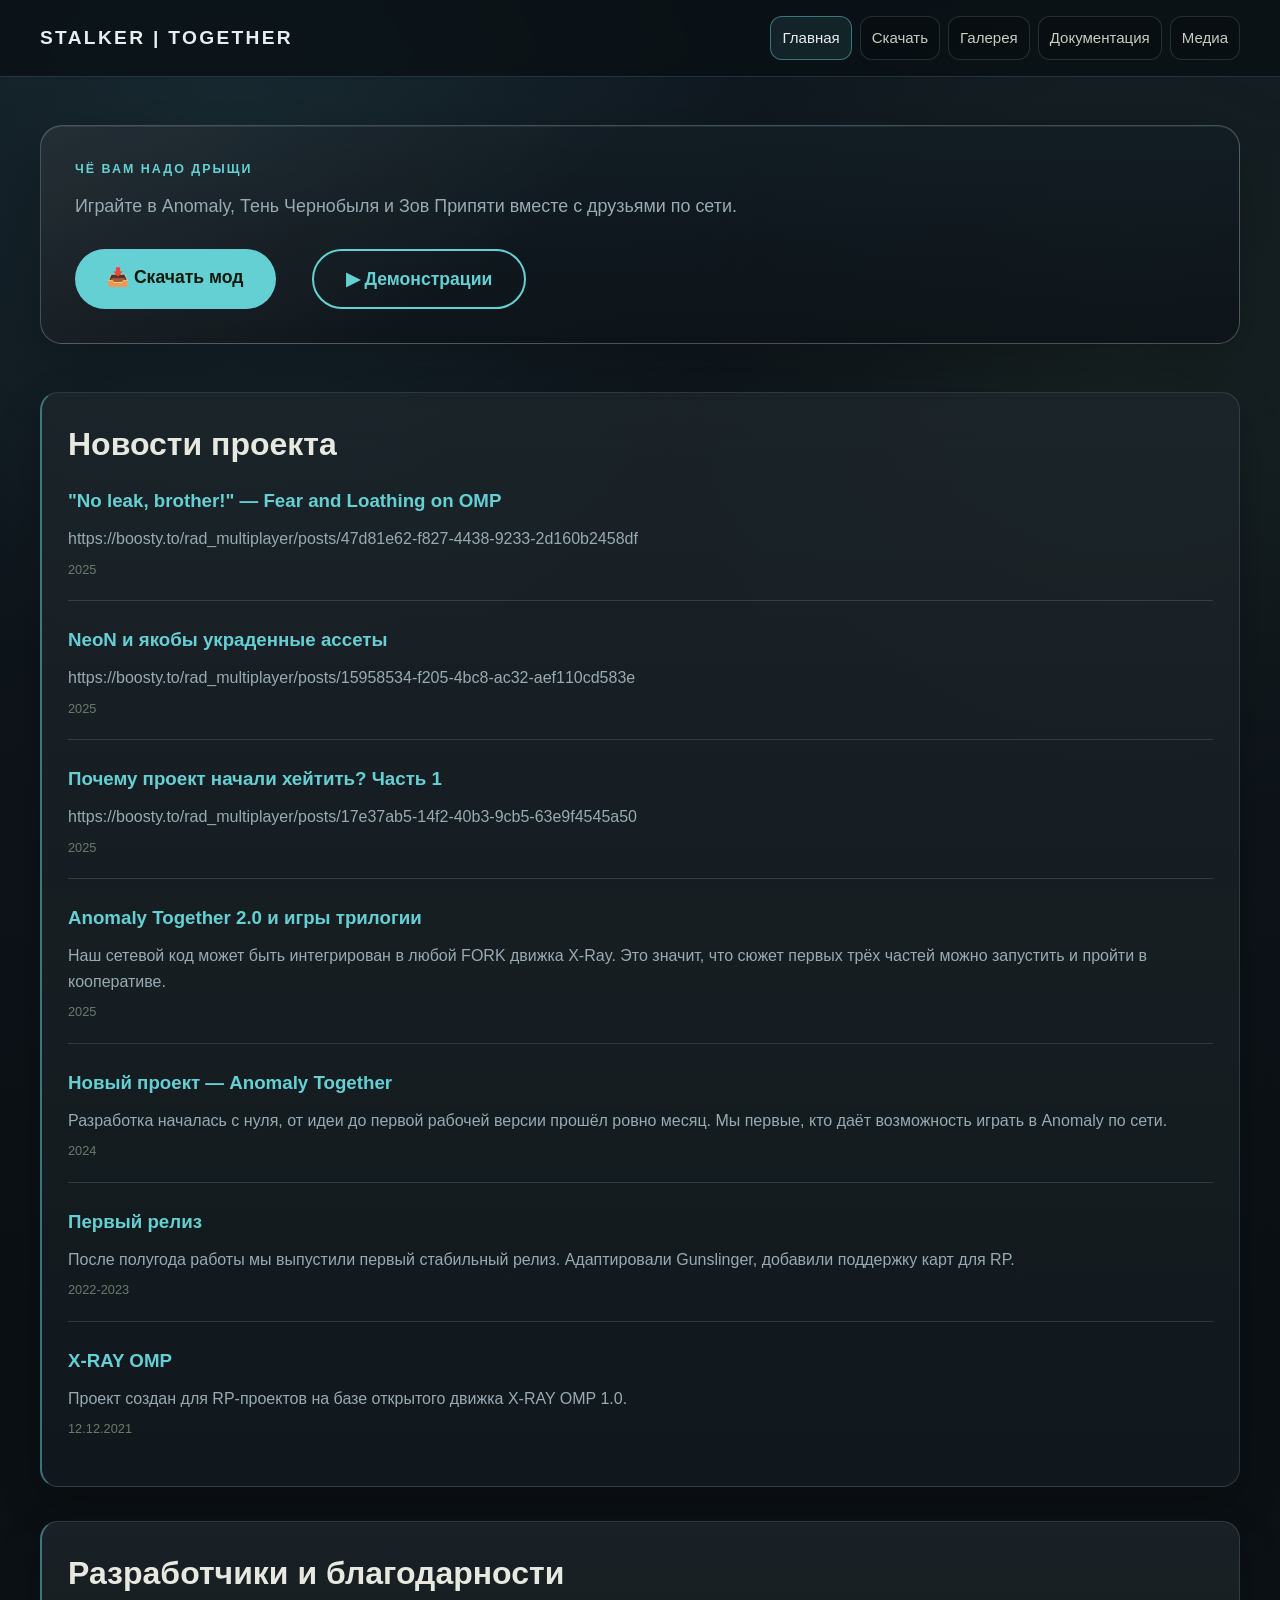
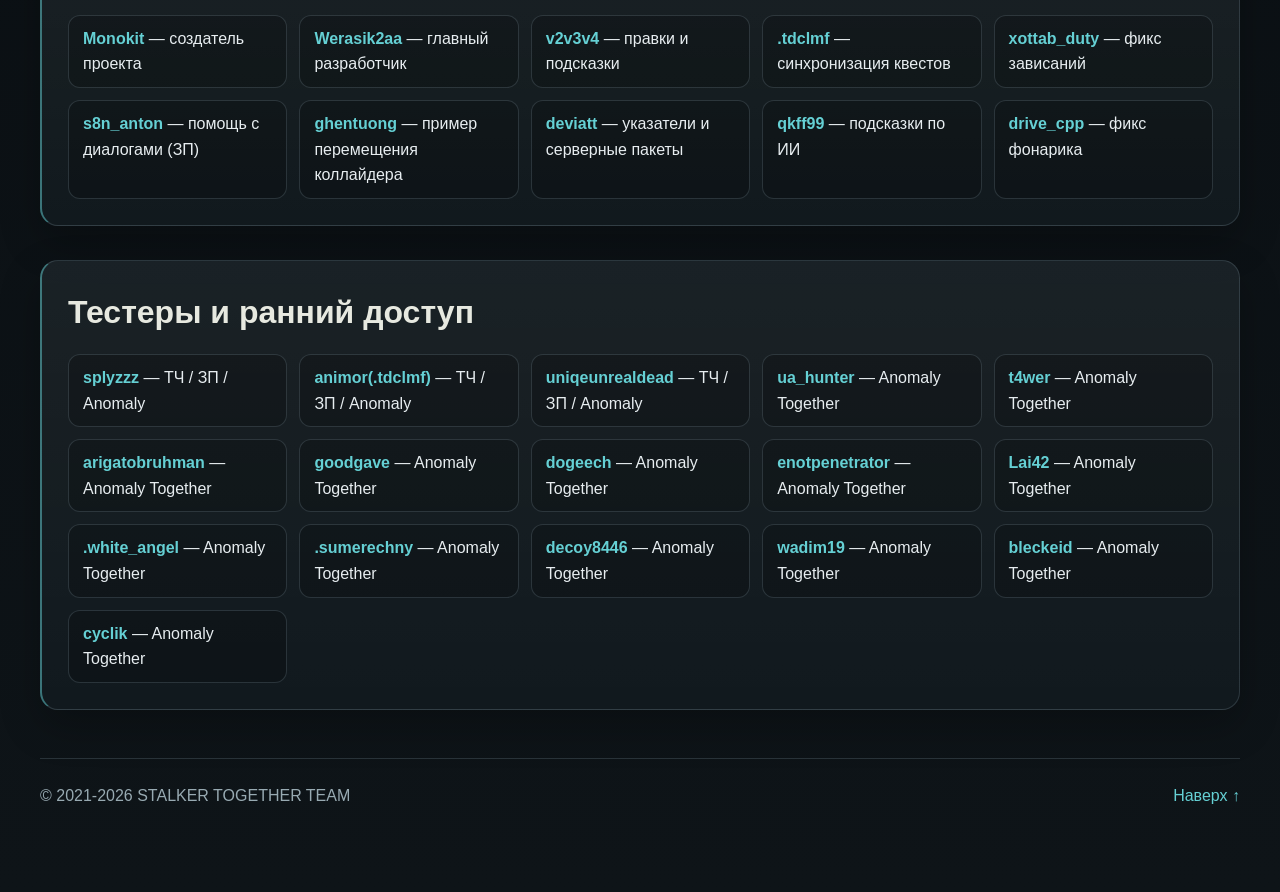
<file: index.html>
<!DOCTYPE html>
<html lang="ru">

<head>
  <meta charset="UTF-8">
  <meta name="viewport" content="width=device-width, initial-scale=1.0">
  <title>STOGETHER — Главная</title>
  <link rel="stylesheet" href="assets/css/style.css">
</head>

<body>

  <div class="site-wrapper">
    <aside class="sidebar-nav">
      <div class="brand">
        <span>STALKER | TOGETHER</span>
      </div>
      <div class="nav-links">
        <a href="index.html" class="active">Главная</a>
        <a href="download.html">Скачать</a>
        <a href="demos.html">Галерея</a>
        <a href="devfaq.html">Документация</a>
        <a href="media.html">Медиа</a>
      </div>
    </aside>

    <main class="main-content">
      <div class="hero">
        <div class="eyebrow">Чё вам надо дрыщи</div>
        <p class="lead">Играйте в Anomaly, Тень Чернобыля и Зов Припяти вместе с
          друзьями по сети.</p>
        <div style="display: flex; gap: 20px; flex-wrap: wrap;">
          <a href="download.html" class="hero-button">📥 Скачать мод</a>
          <a href="demos.html" class="hero-button"
            style="background: transparent; border: 2px solid var(--accent); color: var(--accent);">▶
            Демонстрации</a>
        </div>
      </div>

      <div class="section">
        <h2>Новости проекта</h2>
        <div class="news-list">
          <div class="news-item">
            <h3>"No leak, brother!" — Fear and Loathing on OMP</h3>
            <p>https://boosty.to/rad_multiplayer/posts/47d81e62-f827-4438-9233-2d160b2458df</p>
            <div class="news-date">2025</div>
          </div>
          <div class="news-item">
            <h3>NeoN и якобы украденные ассеты</h3>
            <p>https://boosty.to/rad_multiplayer/posts/15958534-f205-4bc8-ac32-aef110cd583e</p>
            <div class="news-date">2025</div>
          </div>
          <div class="news-item">
            <h3>Почему проект начали хейтить? Часть 1</h3>
            <p>https://boosty.to/rad_multiplayer/posts/17e37ab5-14f2-40b3-9cb5-63e9f4545a50</p>
            <div class="news-date">2025</div>
          </div>
          <div class="news-item">
            <h3>Anomaly Together 2.0 и игры трилогии</h3>
            <p>Наш сетевой код может быть интегрирован в любой FORK движка
              X-Ray. Это значит, что сюжет первых трёх частей можно
              запустить и пройти в кооперативе.</p>
            <div class="news-date">2025</div>
          </div>
          <div class="news-item">
            <h3>Новый проект — Anomaly Together</h3>
            <p>Разработка началась с нуля, от идеи до первой рабочей
              версии прошёл ровно месяц. Мы первые, кто даёт возможность
              играть в Anomaly по сети.</p>
            <div class="news-date">2024</div>
          </div>
          <div class="news-item">
            <h3>Первый релиз</h3>
            <p>После полугода работы мы выпустили первый стабильный
              релиз. Адаптировали Gunslinger, добавили поддержку карт для RP.
            </p>
            <div class="news-date">2022-2023</div>
          </div>
          <div class="news-item">
            <h3>X-RAY OMP</h3>
            <p>Проект создан для RP-проектов на базе открытого движка X-RAY
              OMP 1.0.</p>
            <div class="news-date">12.12.2021</div>
          </div>
        </div>
      </div>

      <div class="section">
        <h2>Разработчики и благодарности</h2>
        <div class="credits-grid">
          <div class="credit-item"><strong>Monokit</strong> — создатель проекта</div>
          <div class="credit-item"><strong>Werasik2aa</strong> — главный разработчик</div>
          <div class="credit-item"><strong>v2v3v4</strong> — правки и подсказки</div>
          <div class="credit-item"><strong>.tdclmf</strong> — синхронизация квестов</div>
          <div class="credit-item"><strong>xottab_duty</strong> — фикс зависаний</div>
          <div class="credit-item"><strong>s8n_anton</strong> — помощь с диалогами (ЗП)</div>
          <div class="credit-item"><strong>ghentuong</strong> — пример перемещения
            коллайдера</div>
          <div class="credit-item"><strong>deviatt</strong> — указатели и серверные пакеты
          </div>
          <div class="credit-item"><strong>qkff99</strong> — подсказки по ИИ</div>
          <div class="credit-item"><strong>drive_cpp</strong> — фикс фонарика</div>
        </div>
      </div>

      <div class="section">
        <h2>Тестеры и ранний доступ</h2>
        <div class="credits-grid">
          <div class="credit-item"><strong>splyzzz</strong> — ТЧ / ЗП / Anomaly</div>
          <div class="credit-item"><strong>animor(.tdclmf)</strong> — ТЧ / ЗП / Anomaly</div>
          <div class="credit-item"><strong>uniqeunrealdead</strong> — ТЧ / ЗП / Anomaly</div>
          <div class="credit-item"><strong>ua_hunter</strong> — Anomaly Together</div>
          <div class="credit-item"><strong>t4wer</strong> — Anomaly Together</div>
          <div class="credit-item"><strong>arigatobruhman</strong> — Anomaly Together</div>
          <div class="credit-item"><strong>goodgave</strong> — Anomaly Together</div>
          <div class="credit-item"><strong>dogeech</strong> — Anomaly Together</div>
          <div class="credit-item"><strong>enotpenetrator</strong> — Anomaly Together</div>
          <div class="credit-item"><strong>Lai42</strong> — Anomaly Together</div>
          <div class="credit-item"><strong>.white_angel</strong> — Anomaly Together</div>
          <div class="credit-item"><strong>.sumerechny</strong> — Anomaly Together</div>
          <div class="credit-item"><strong>decoy8446</strong> — Anomaly Together</div>
          <div class="credit-item"><strong>wadim19</strong> — Anomaly Together</div>
          <div class="credit-item"><strong>bleckeid</strong> — Anomaly Together</div>
          <div class="credit-item"><strong>cyclik</strong> — Anomaly Together</div>
        </div>
      </div>

      <footer class="footer">
        <span>© 2021-2026 STALKER TOGETHER TEAM</span>
        <a href="#">Наверх ↑</a>
      </footer>
    </main>
  </div>
</body>

</html>
</file>
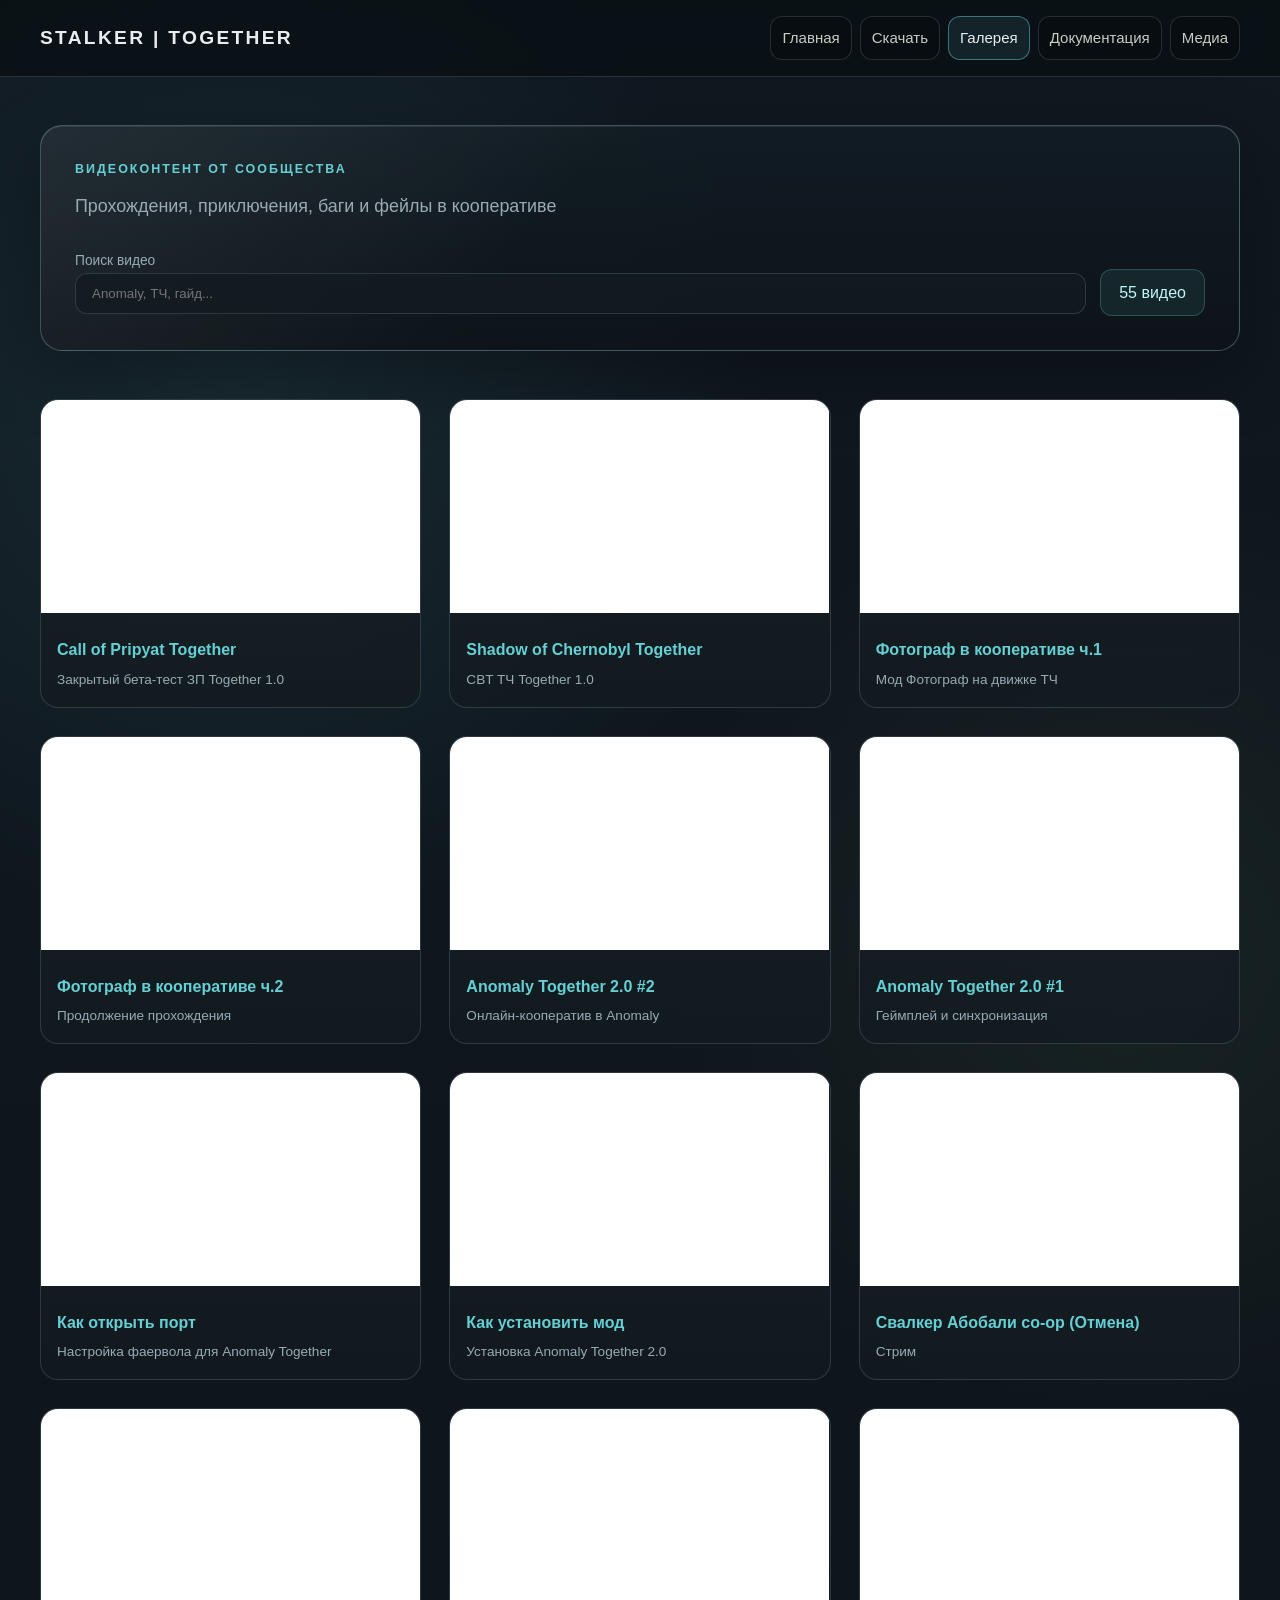
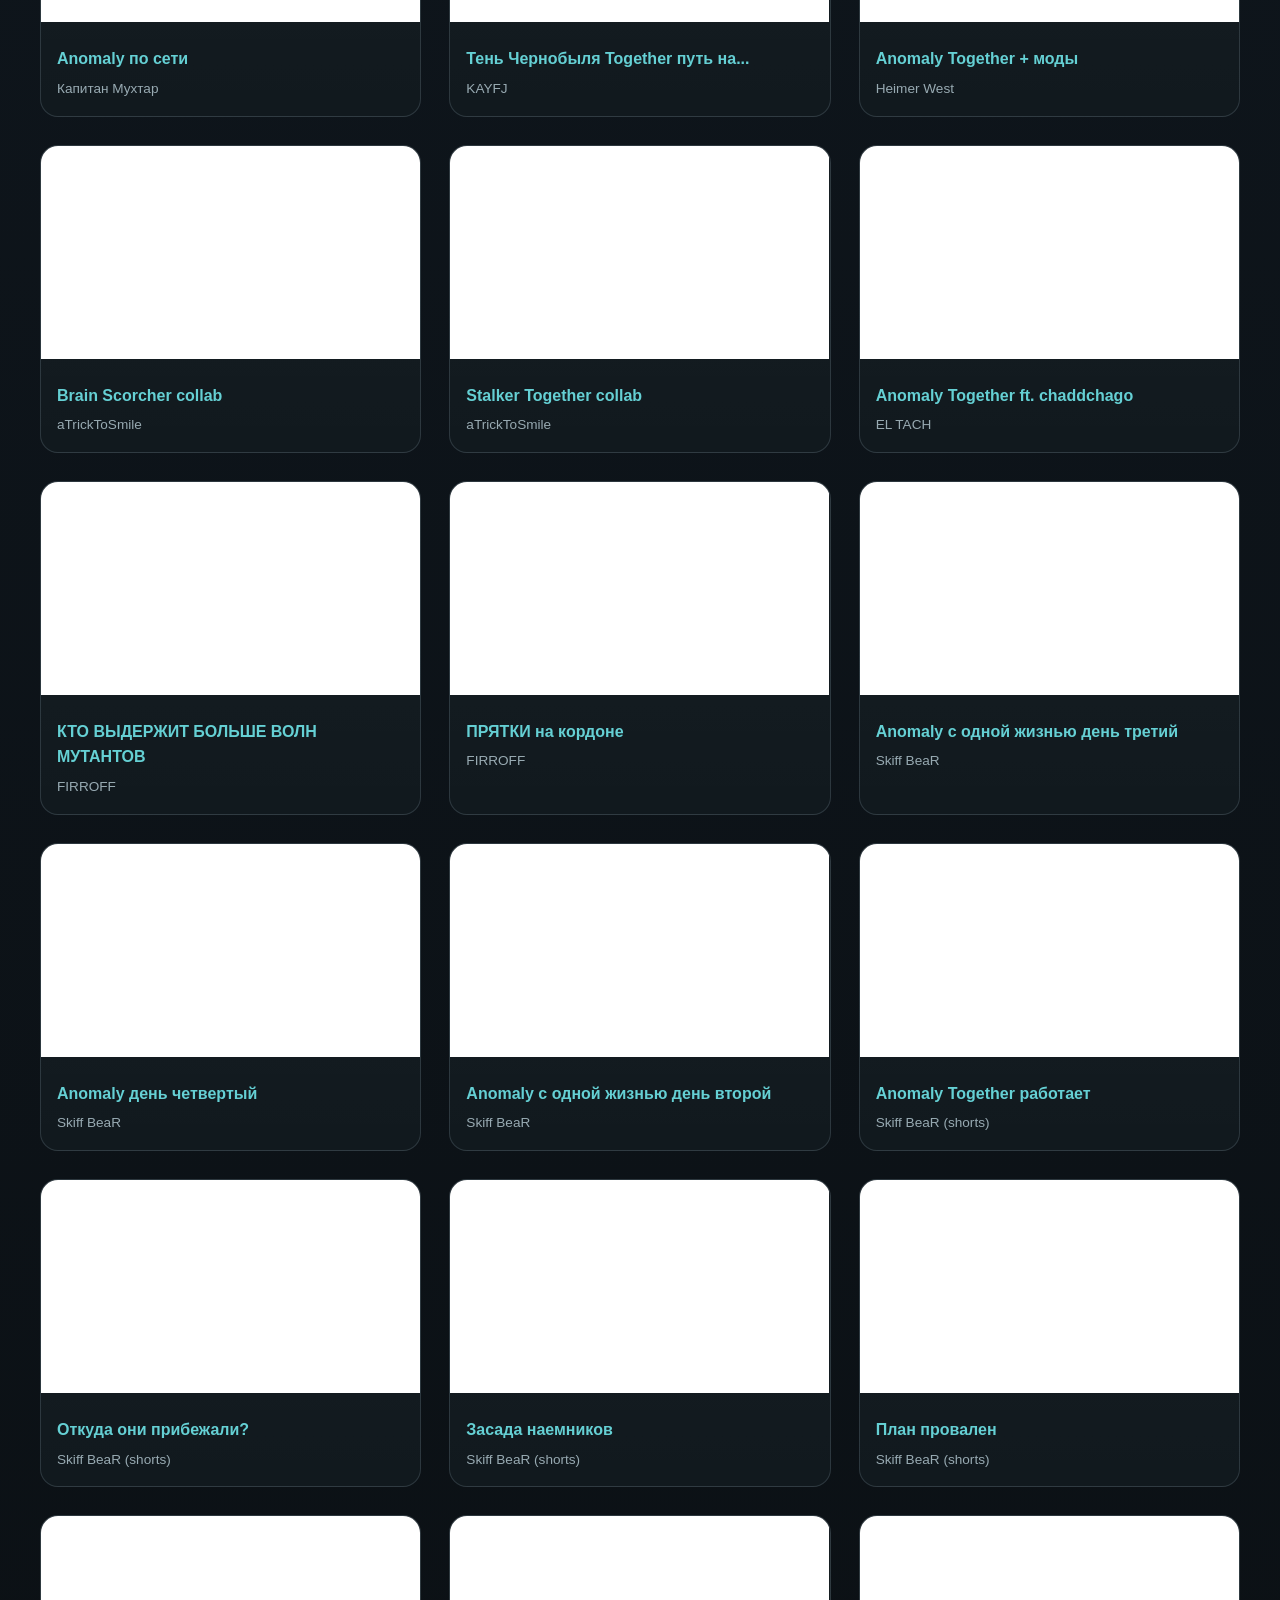
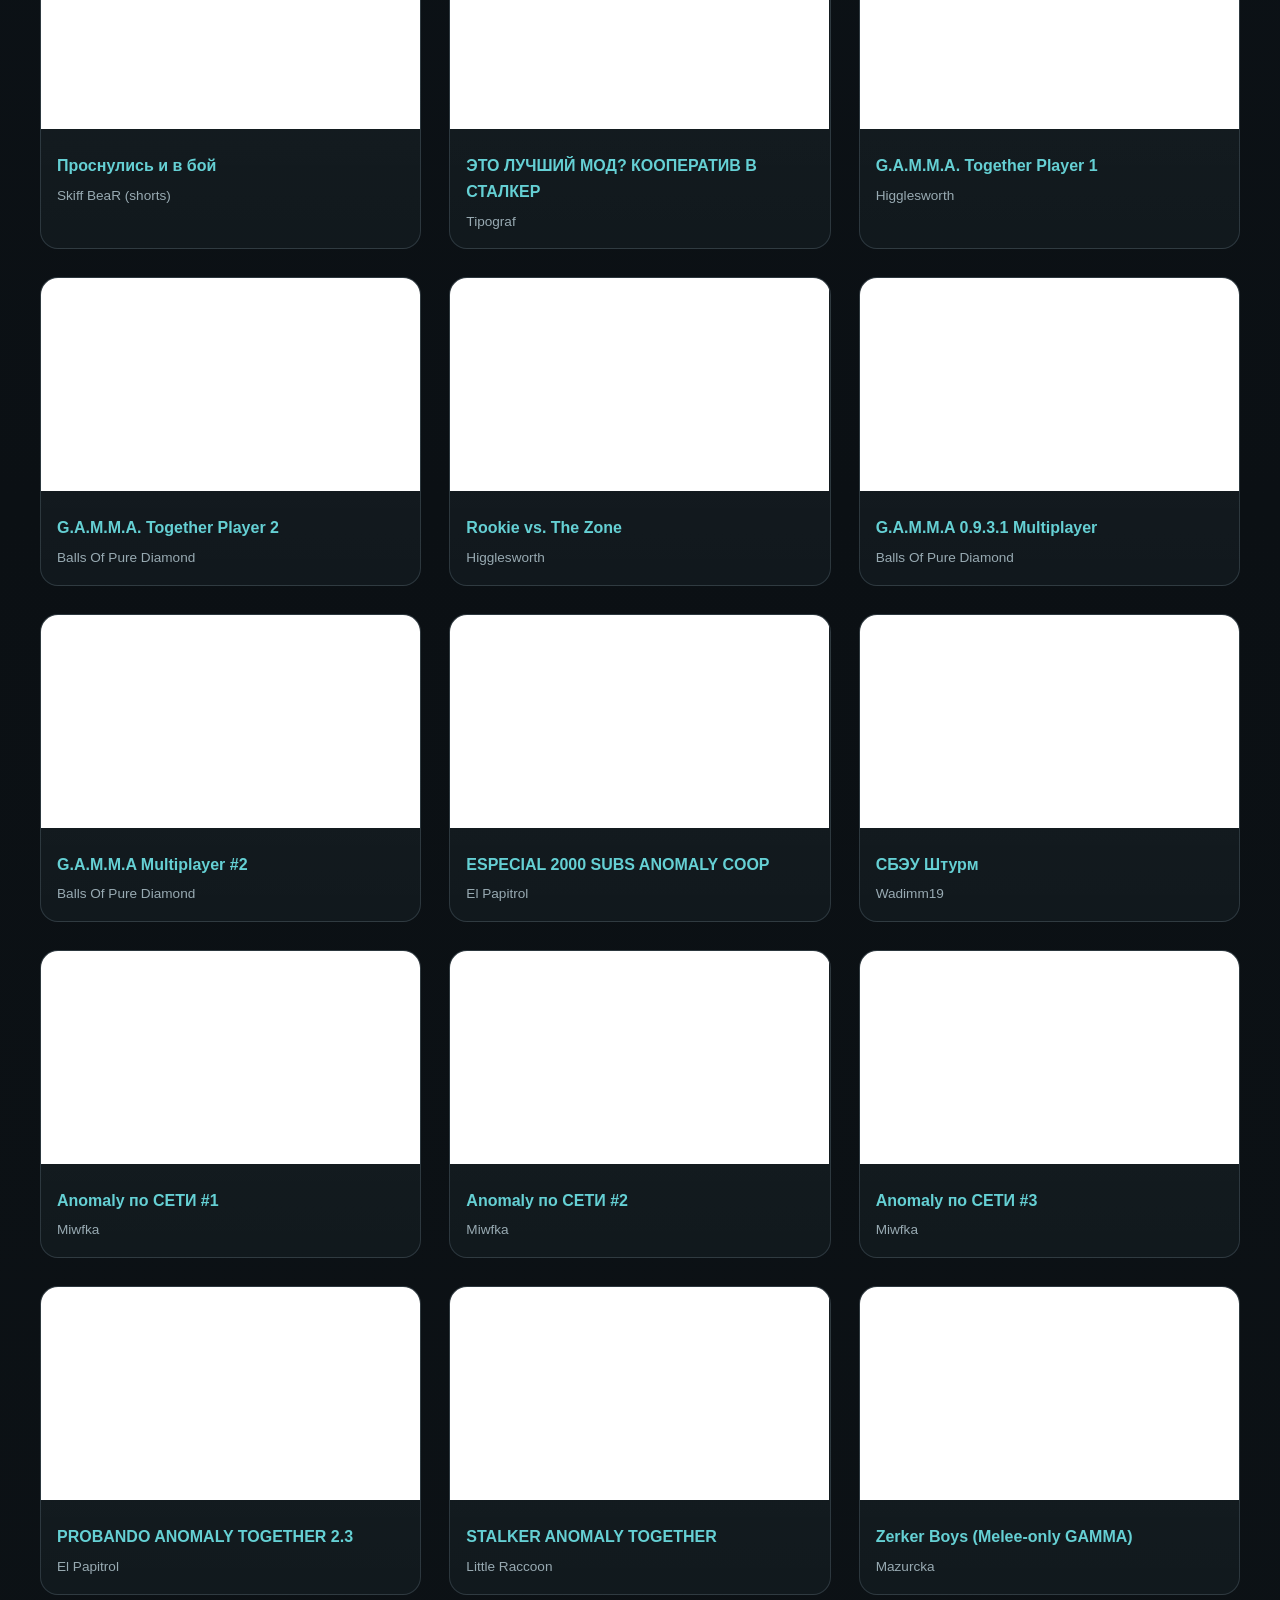
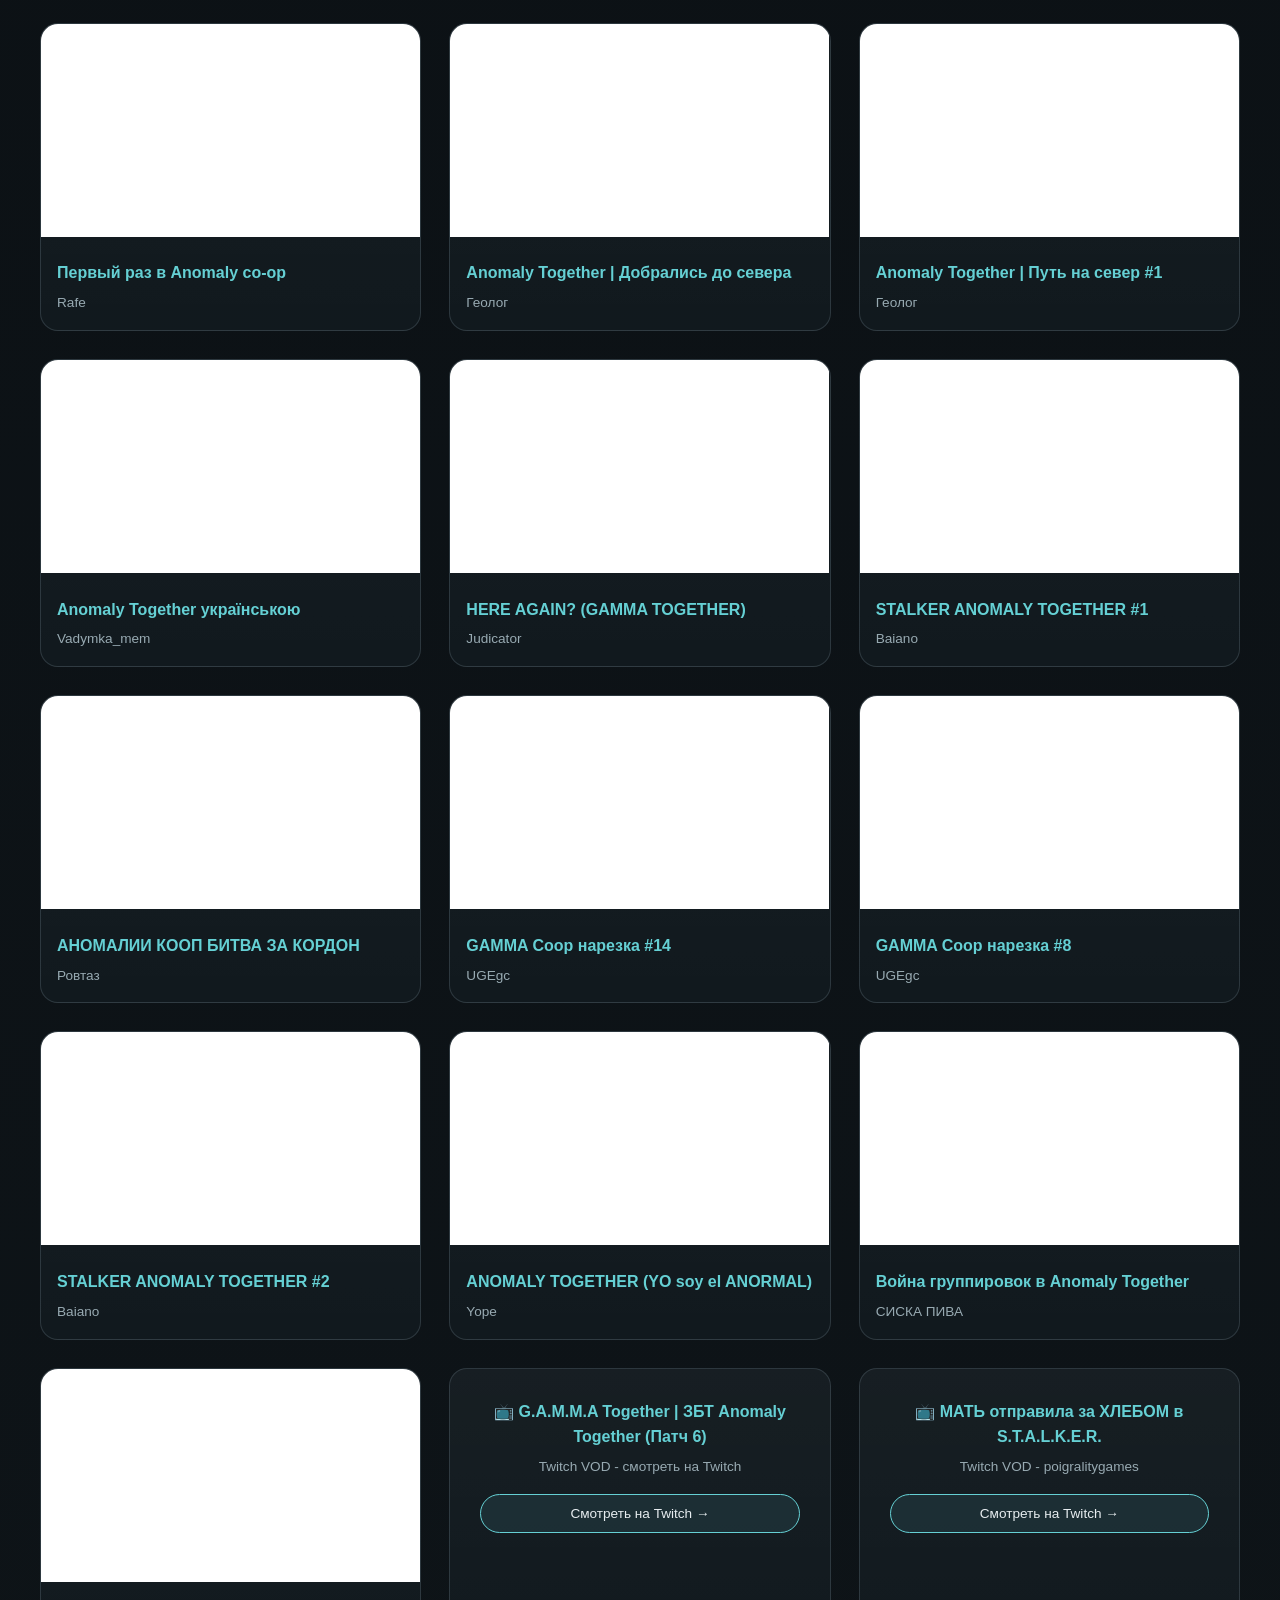
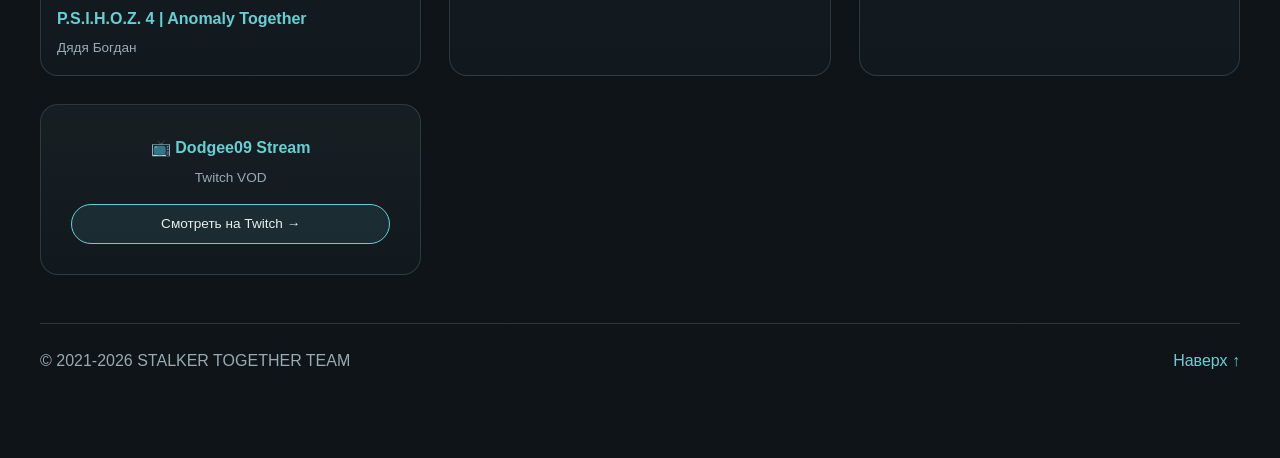
<file: demos.html>
<!DOCTYPE html>
<html lang="ru">

<head>
  <meta charset="UTF-8">
  <meta name="viewport" content="width=device-width, initial-scale=1.0">
  <title>STOGETHER — Видео</title>
  <link rel="stylesheet" href="assets/css/style.css">
</head>

<body>
  <div class="site-wrapper">
    <aside class="sidebar-nav">
      <div class="brand">
        <span>STALKER | TOGETHER</span>
      </div>
      <div class="nav-links">
        <a href="index.html">Главная</a>
        <a href="download.html">Скачать</a>
        <a href="demos.html" class="active">Галерея</a>
        <a href="devfaq.html">Документация</a>
        <a href="media.html">Медиа</a>
      </div>
    </aside>

    <main class="main-content">
      <div class="hero">
        <div class="eyebrow">Видеоконтент от сообщества</div>
        <p class="lead">Прохождения, приключения, баги и фейлы в кооперативе
        </p>
        <div class="hero-tools" style="margin-top: 24px;">
          <label class="search" style="flex: 1;">
            <span>Поиск видео</span>
            <input id="video-search" type="search" placeholder="Anomaly, ТЧ, гайд...">
          </label>
          <div class="counter" id="video-counter">Загрузка...</div>
        </div>
      </div>

      <div id="video-grid" class="video-grid"></div>

      <footer class="footer">
        <span>© 2021-2026 STALKER TOGETHER TEAM</span>
        <a href="#">Наверх ↑</a>
      </footer>
    </main>
  </div>

  <script src="assets/js/media.js"></script>
</body>

</html>
</file>
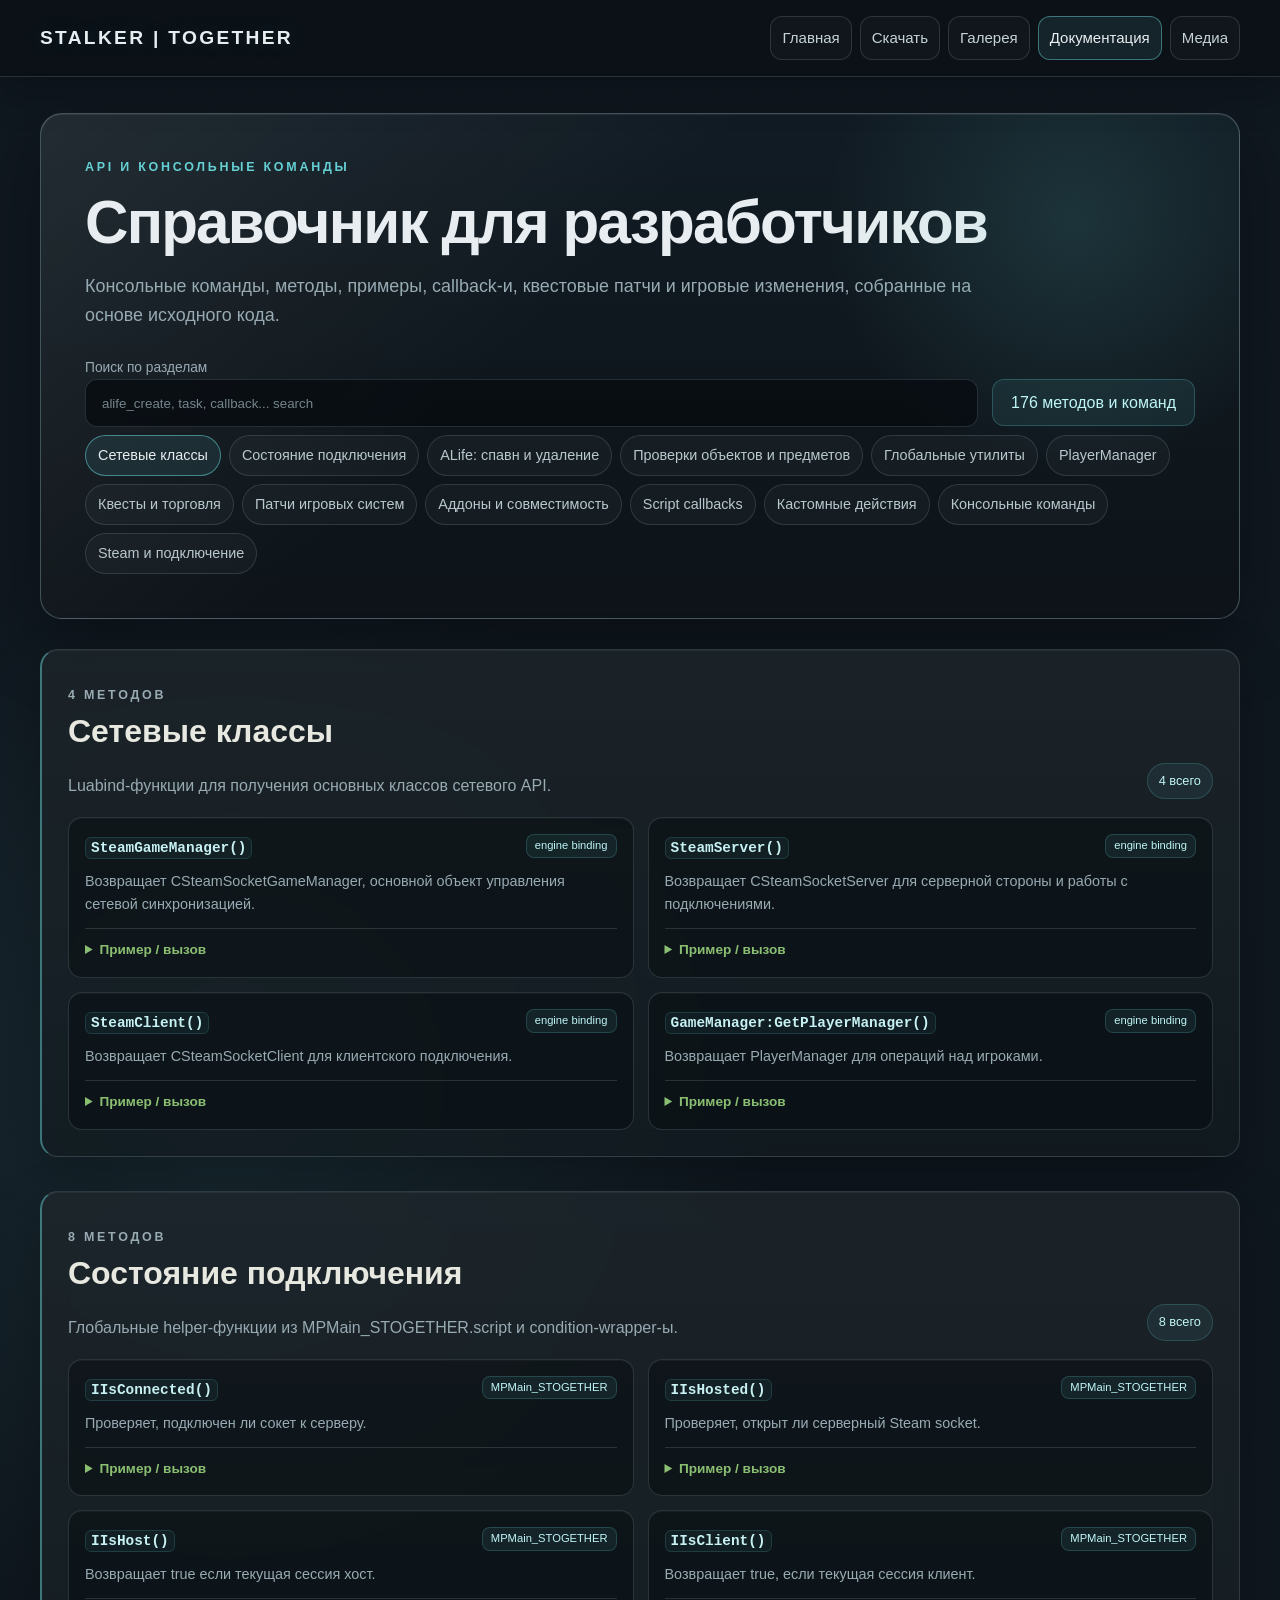
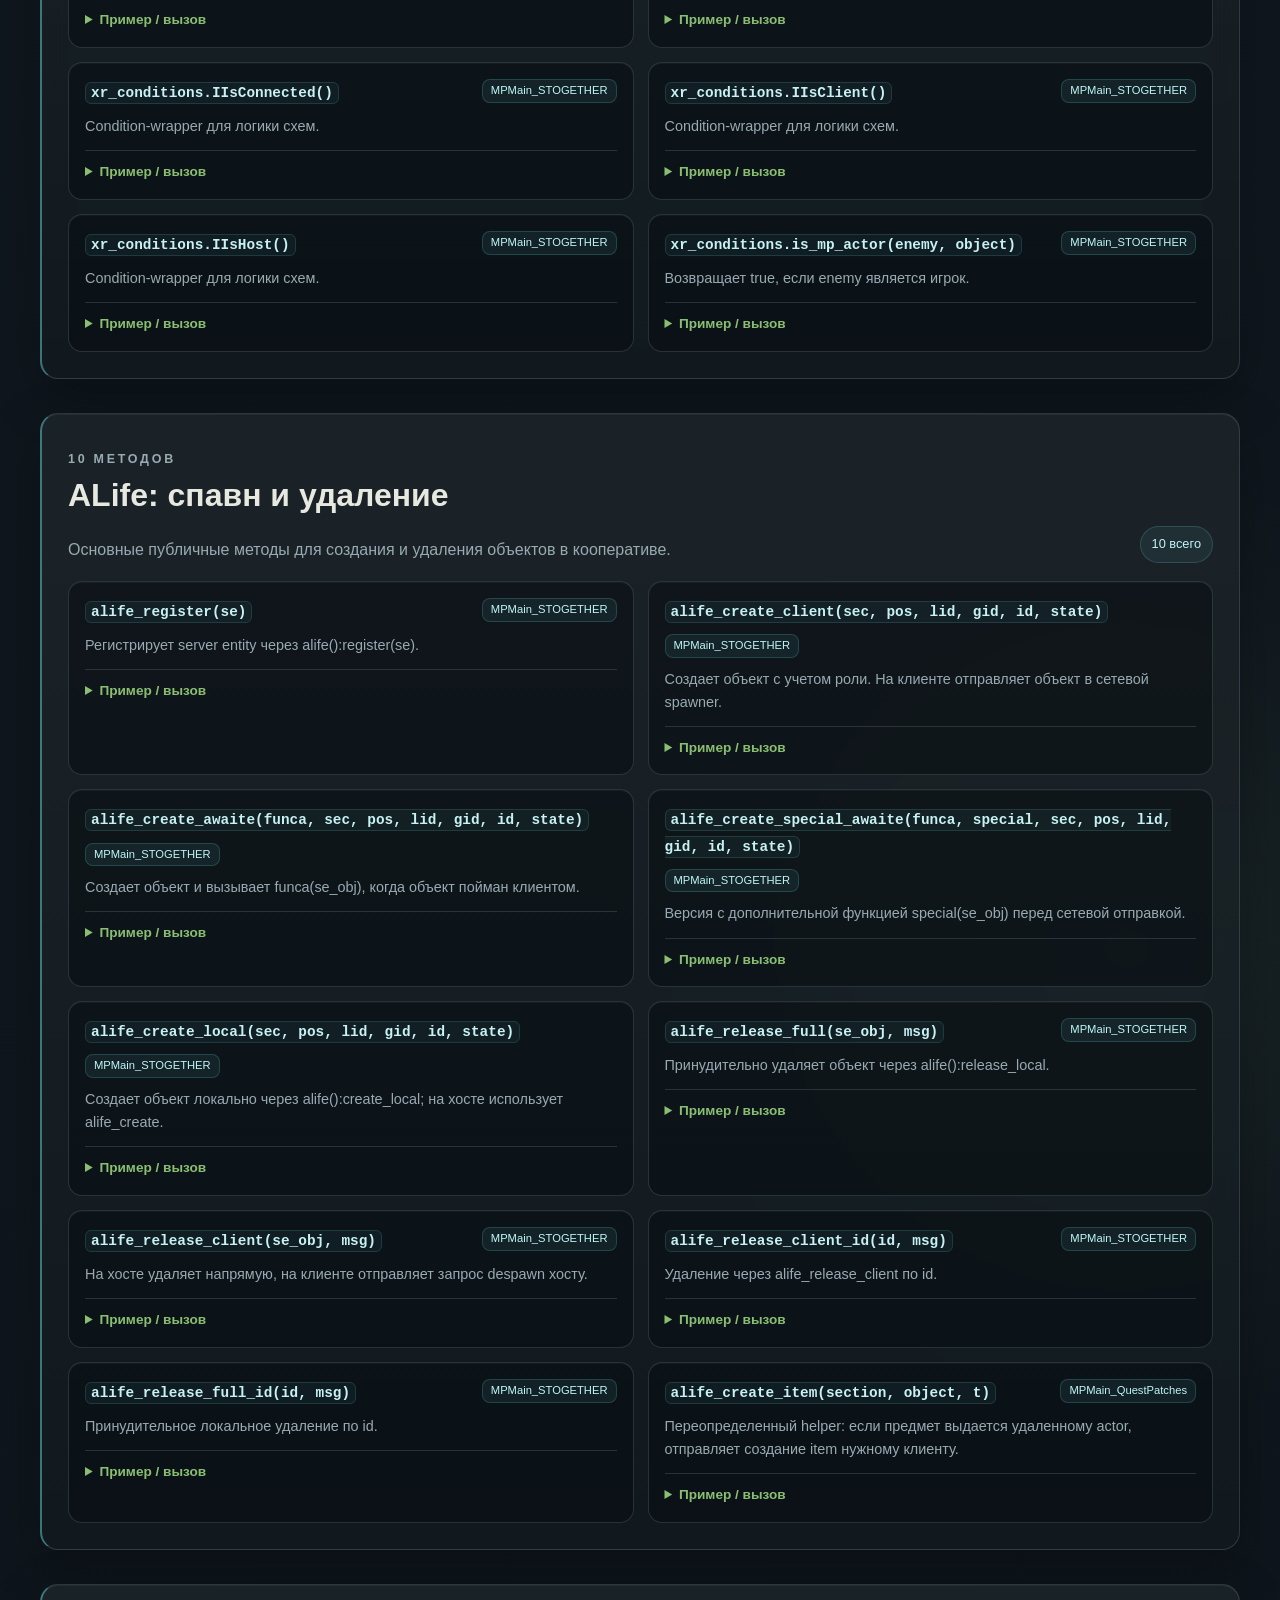
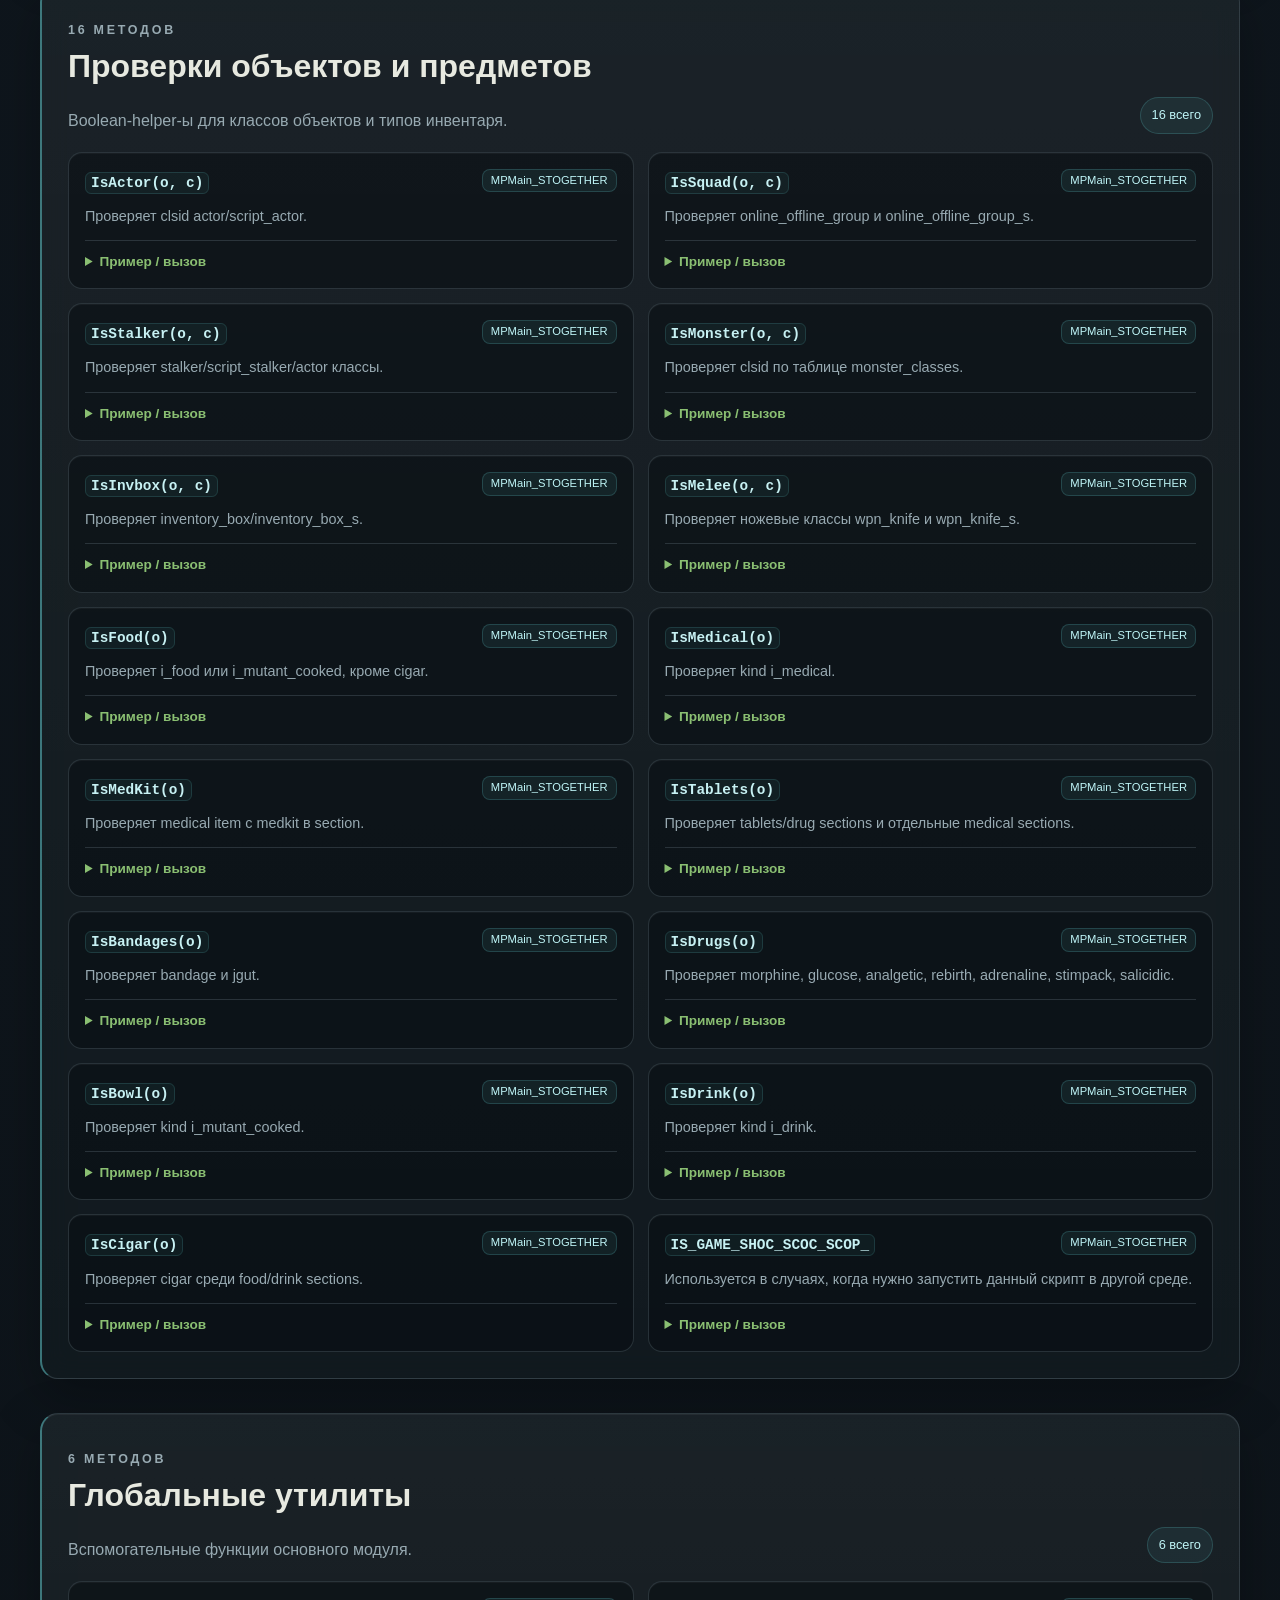
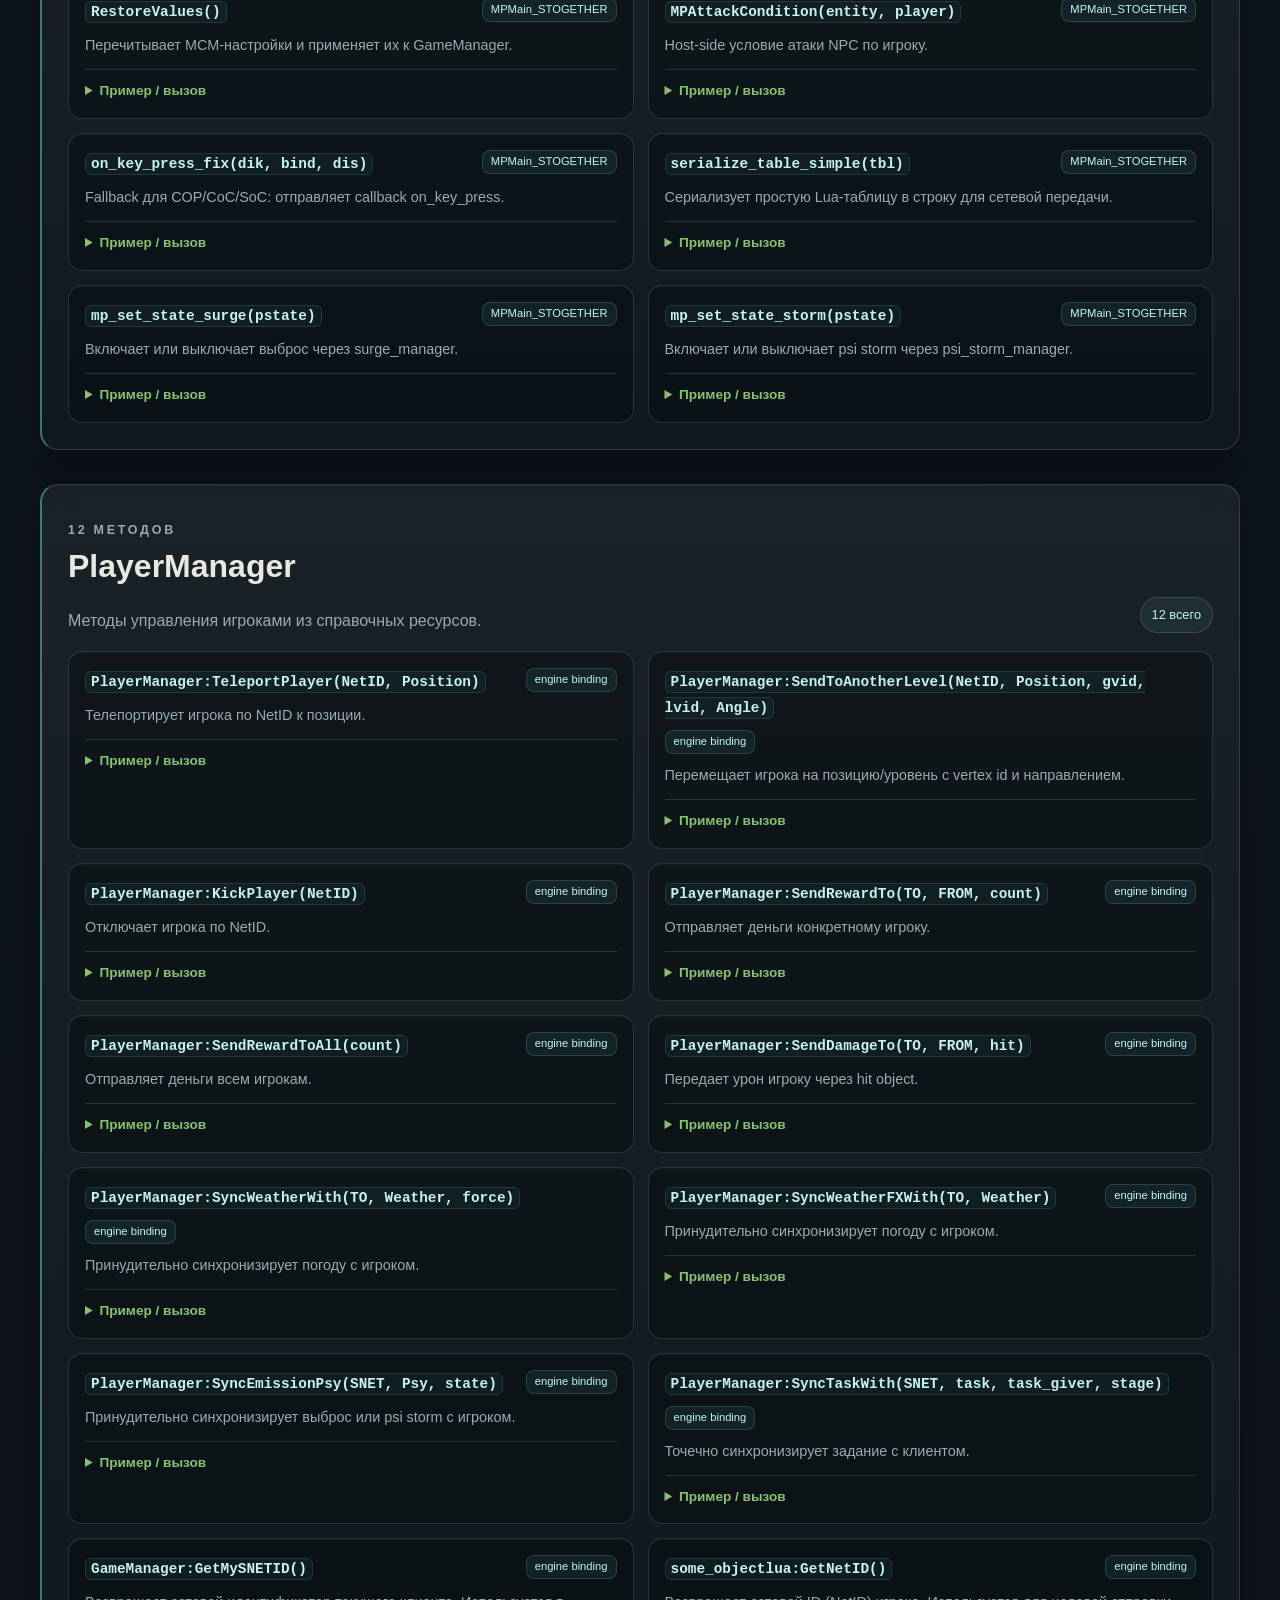
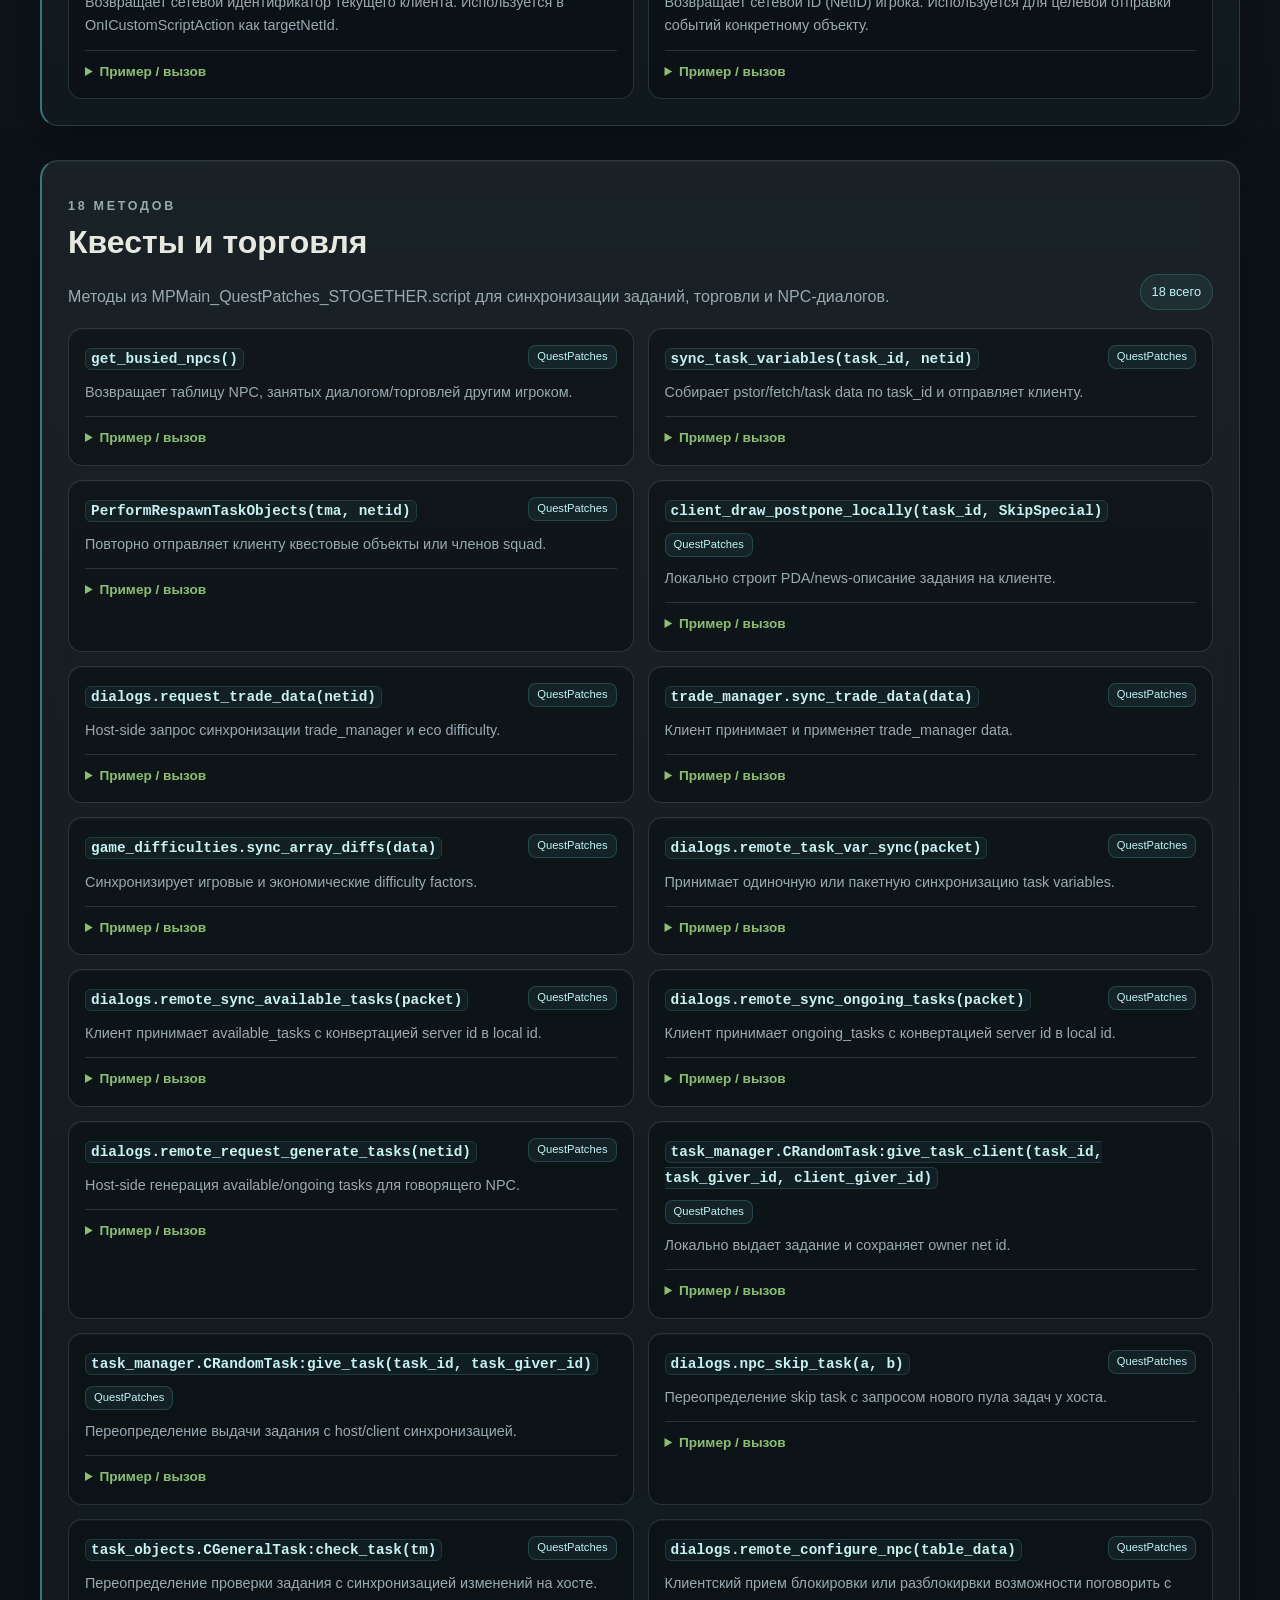
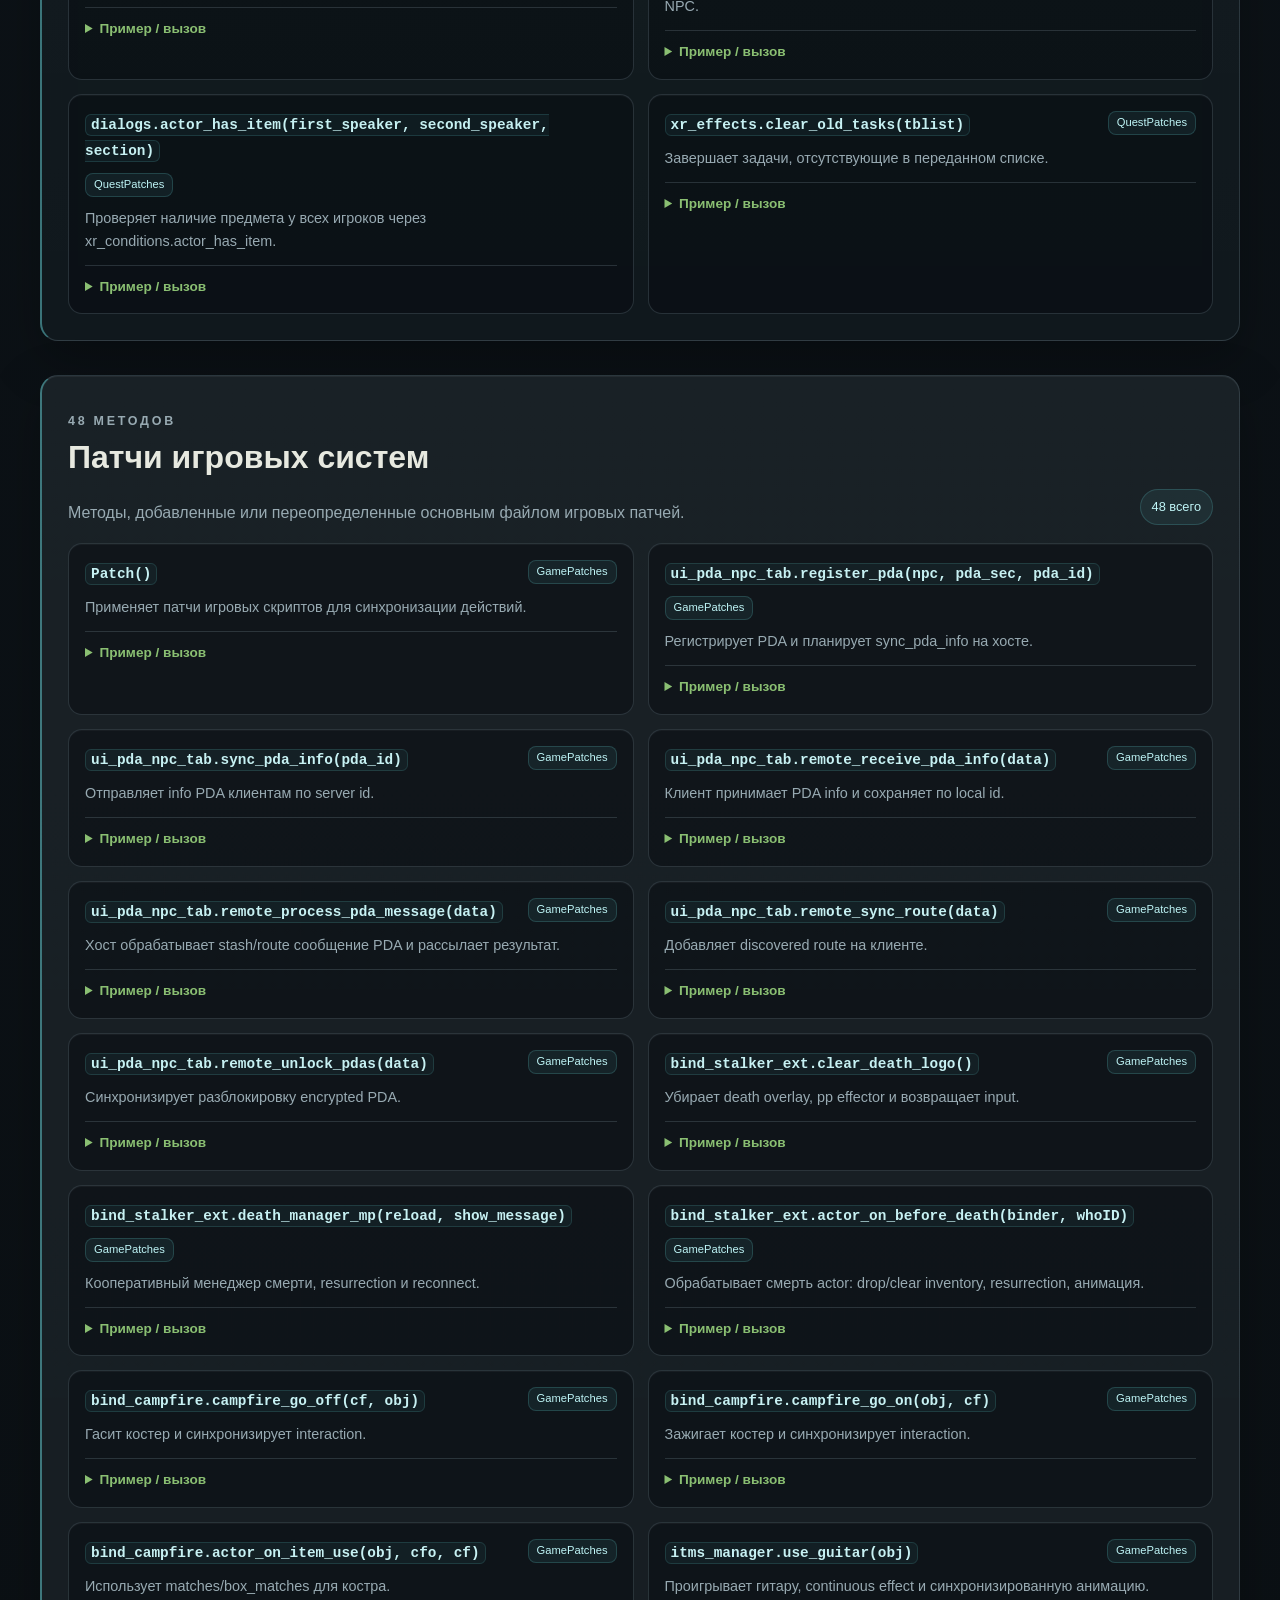
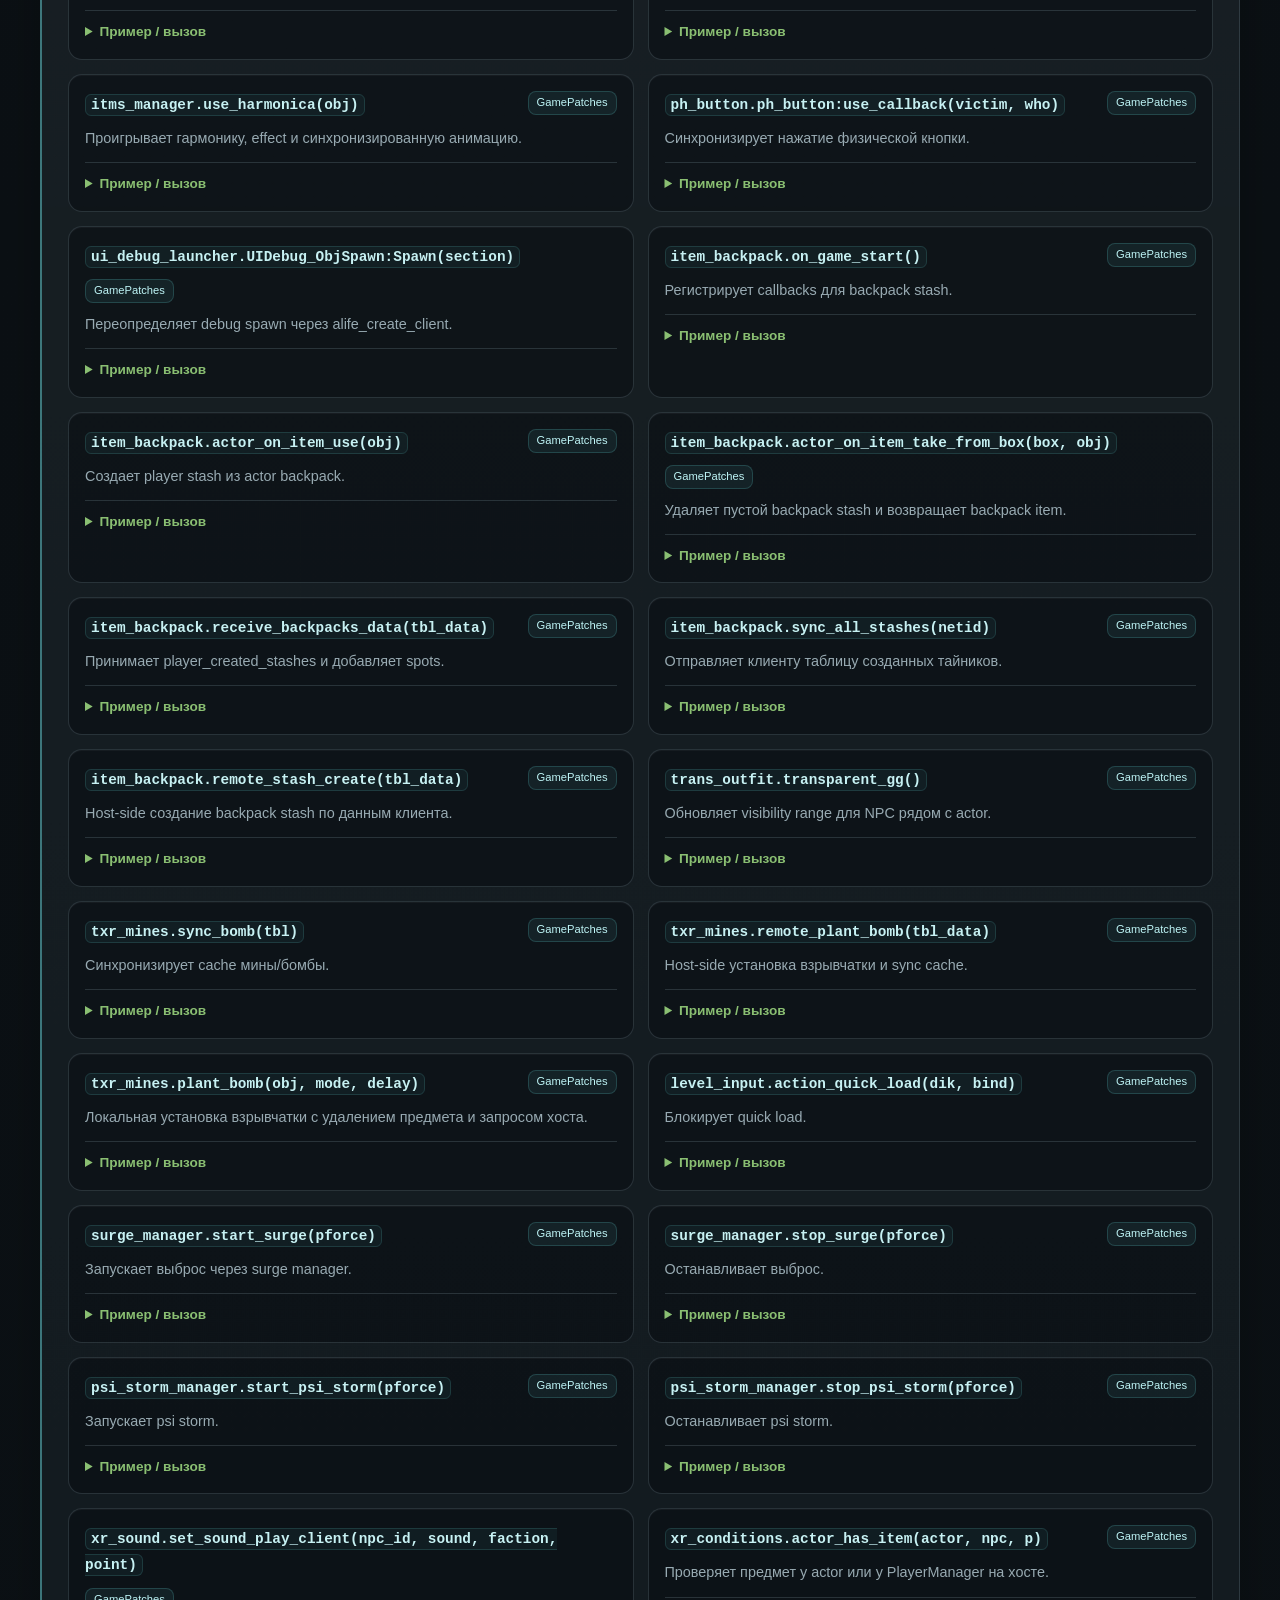
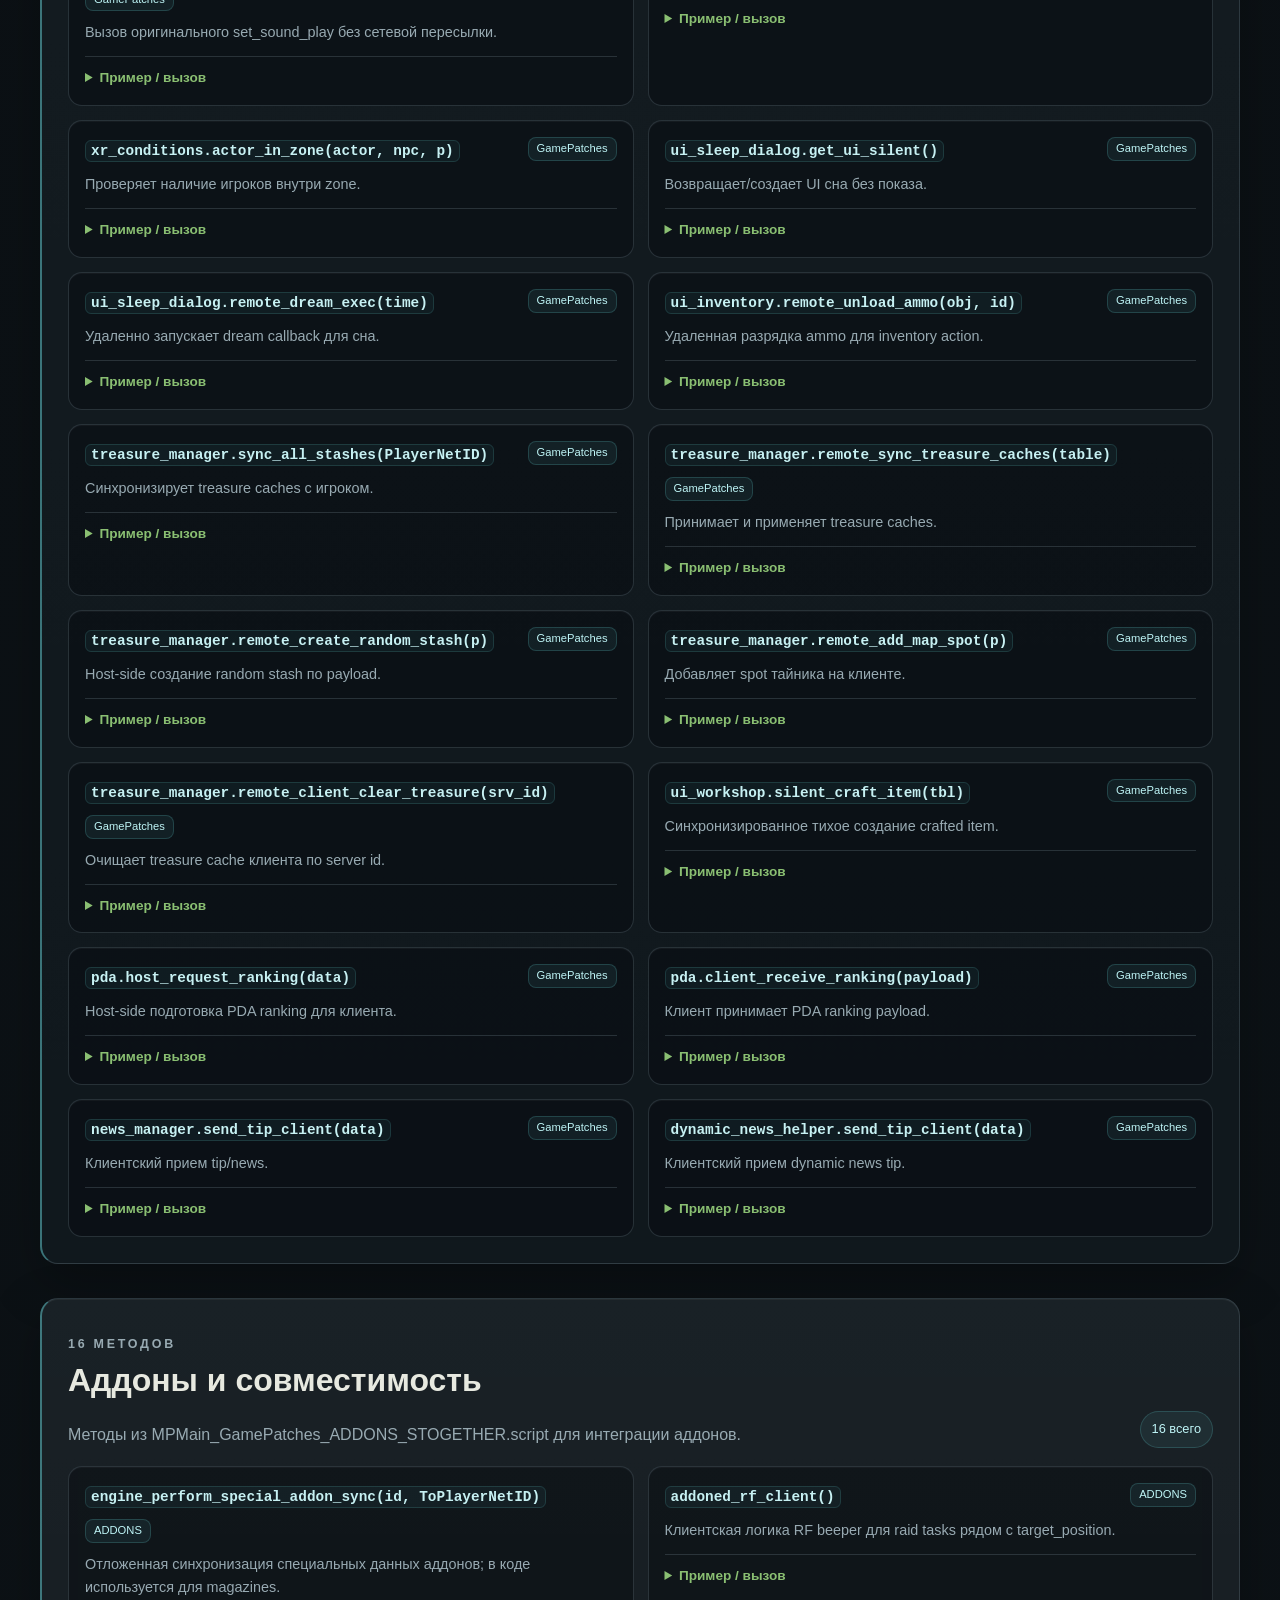
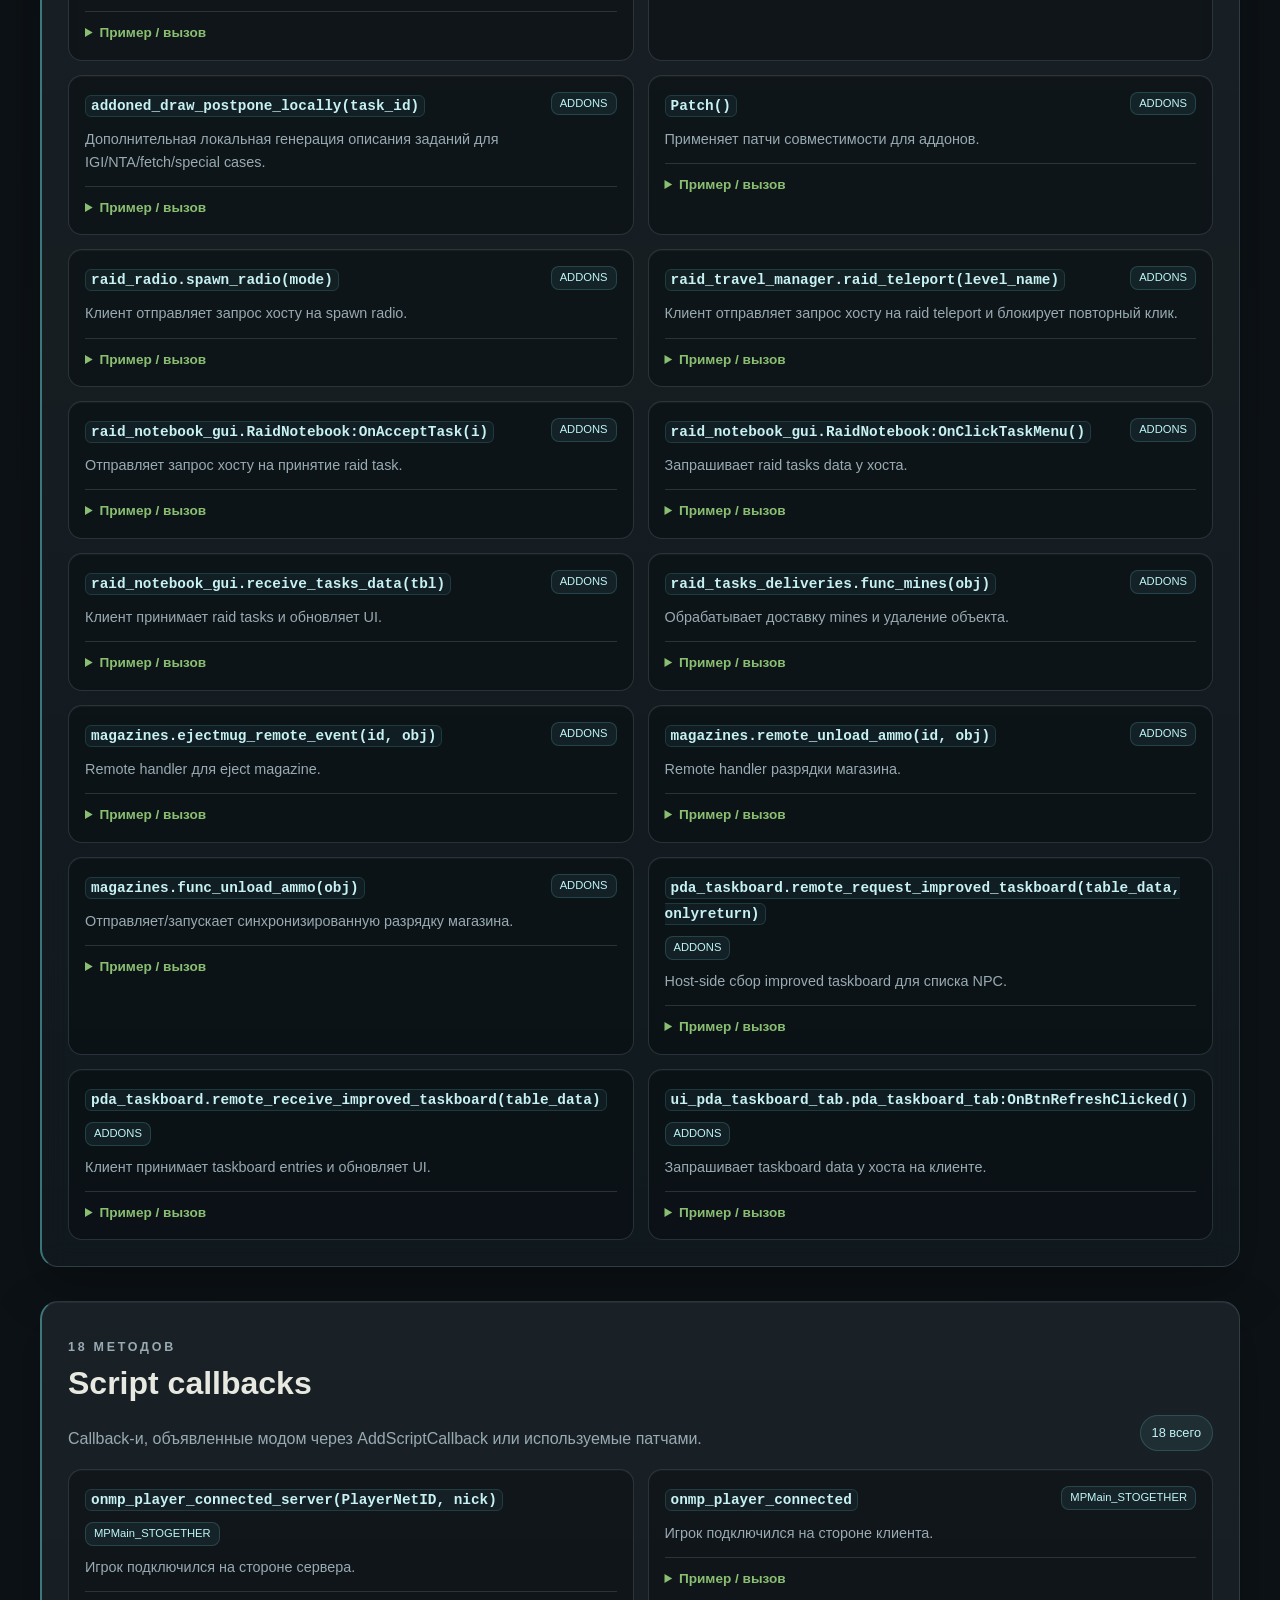
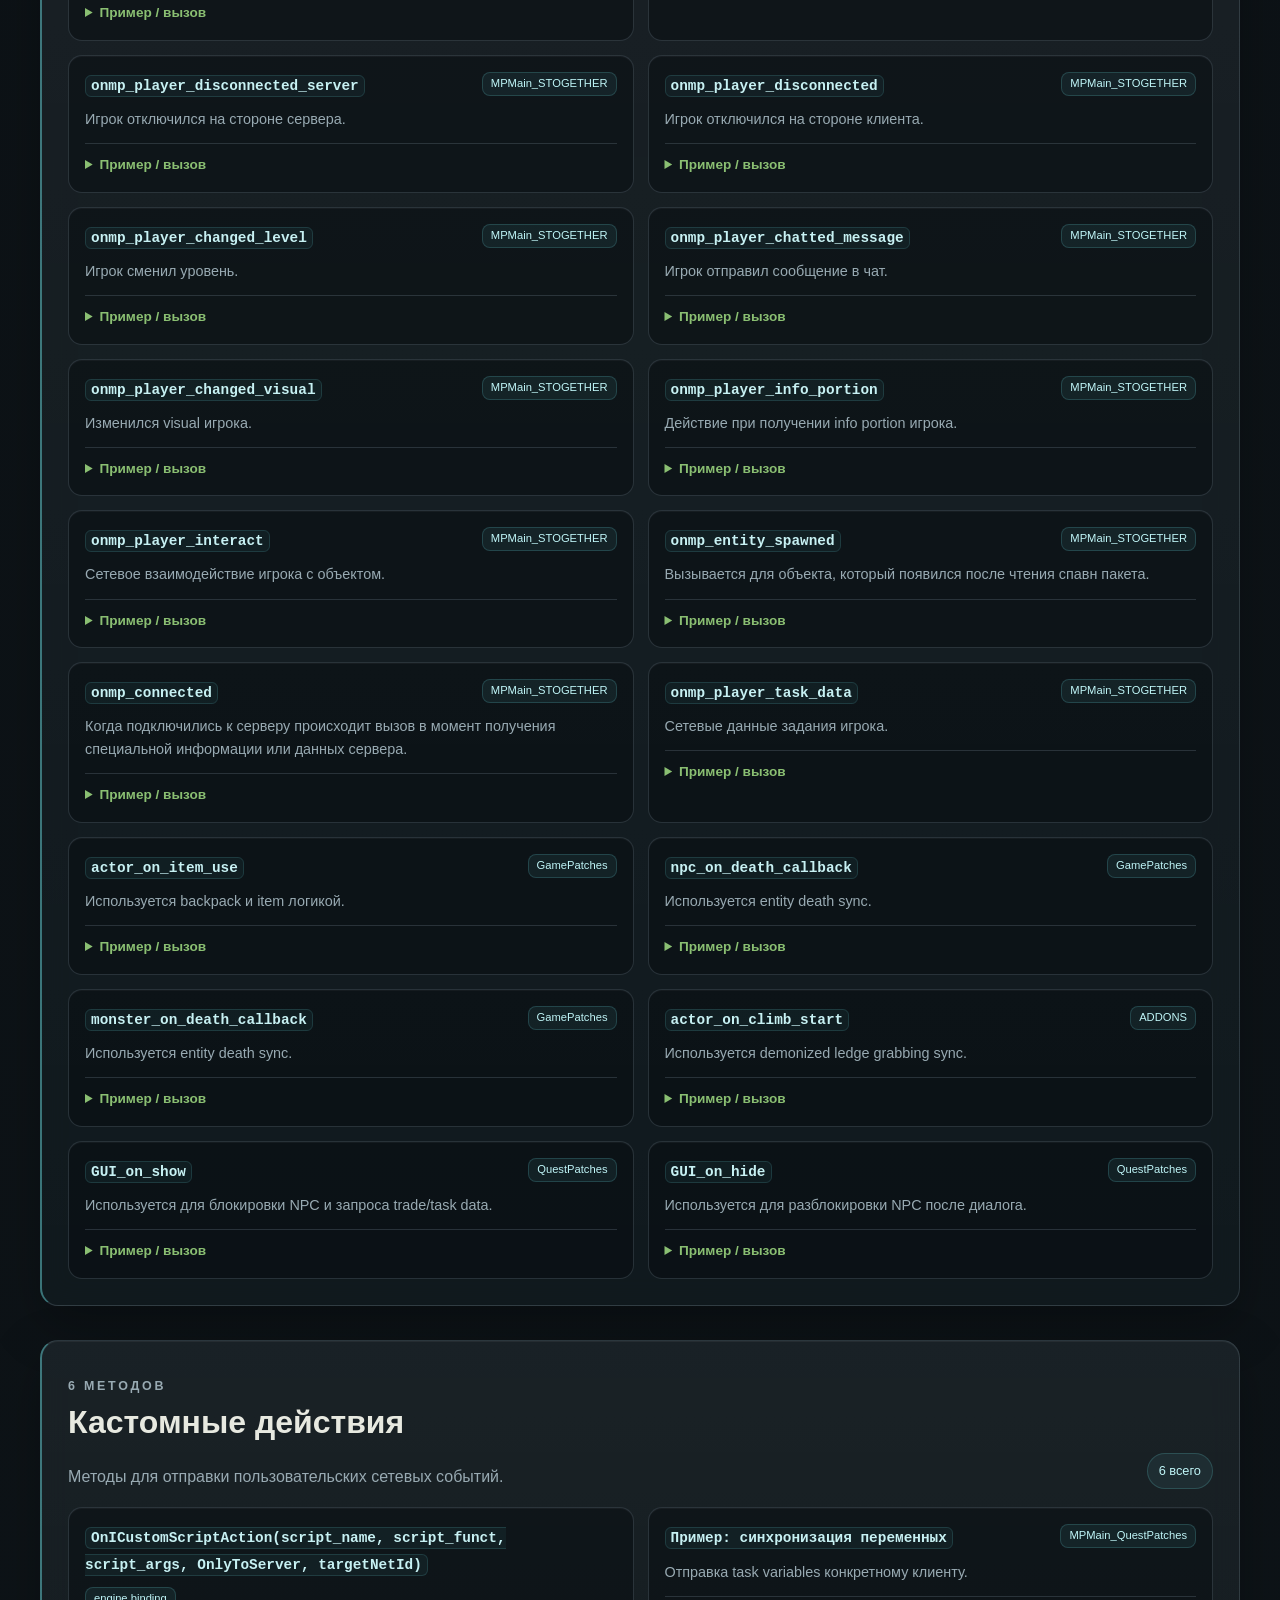
<file: devfaq.html>
<!DOCTYPE html>
<html lang="ru">

<head>
  <meta charset="UTF-8">
  <meta name="viewport" content="width=device-width, initial-scale=1.0">
  <title>STOGETHER — Для разработчиков</title>
  <link rel="stylesheet" href="assets/css/style.css">
</head>

<body class="docs-page">
  <div class="site-wrapper">
    <aside class="sidebar-nav">
      <div class="brand">
        <span>STALKER | TOGETHER</span>
      </div>
      <div class="nav-links">
        <a href="index.html">Главная</a>
        <a href="download.html">Скачать</a>
        <a href="demos.html">Галерея</a>
        <a href="devfaq.html" class="active">Документация</a>
        <a href="media.html">Медиа</a>
      </div>
    </aside>

    <main class="main-content">
      <div class="hero">
        <div class="eyebrow">API и консольные команды</div>
        <h1>Справочник для разработчиков</h1>
        <p class="lead">Консольные команды, методы, примеры, callback-и,
          квестовые патчи и игровые изменения, собранные на основе
          исходного кода.</p>
        <div class="hero-tools" style="margin-top: 24px;">
          <label class="search" style="flex: 1;">
            <span>Поиск по разделам</span>
            <input id="search" type="search" placeholder="alife_create, task, callback... search">
          </label>
          <div class="counter" id="counter">Загрузка...</div>
        </div>
        <div id="navlinks" class="doc-nav"></div>
      </div>

      <div id="docs"></div>

      <footer class="footer">
        <span>© 2021-2026 STALKER TOGETHER TEAM</span>
        <a href="#">Наверх ↑</a>
      </footer>
    </main>
  </div>

  <script src="assets/js/devfaq.js"></script>
</body>

</html>
</file>
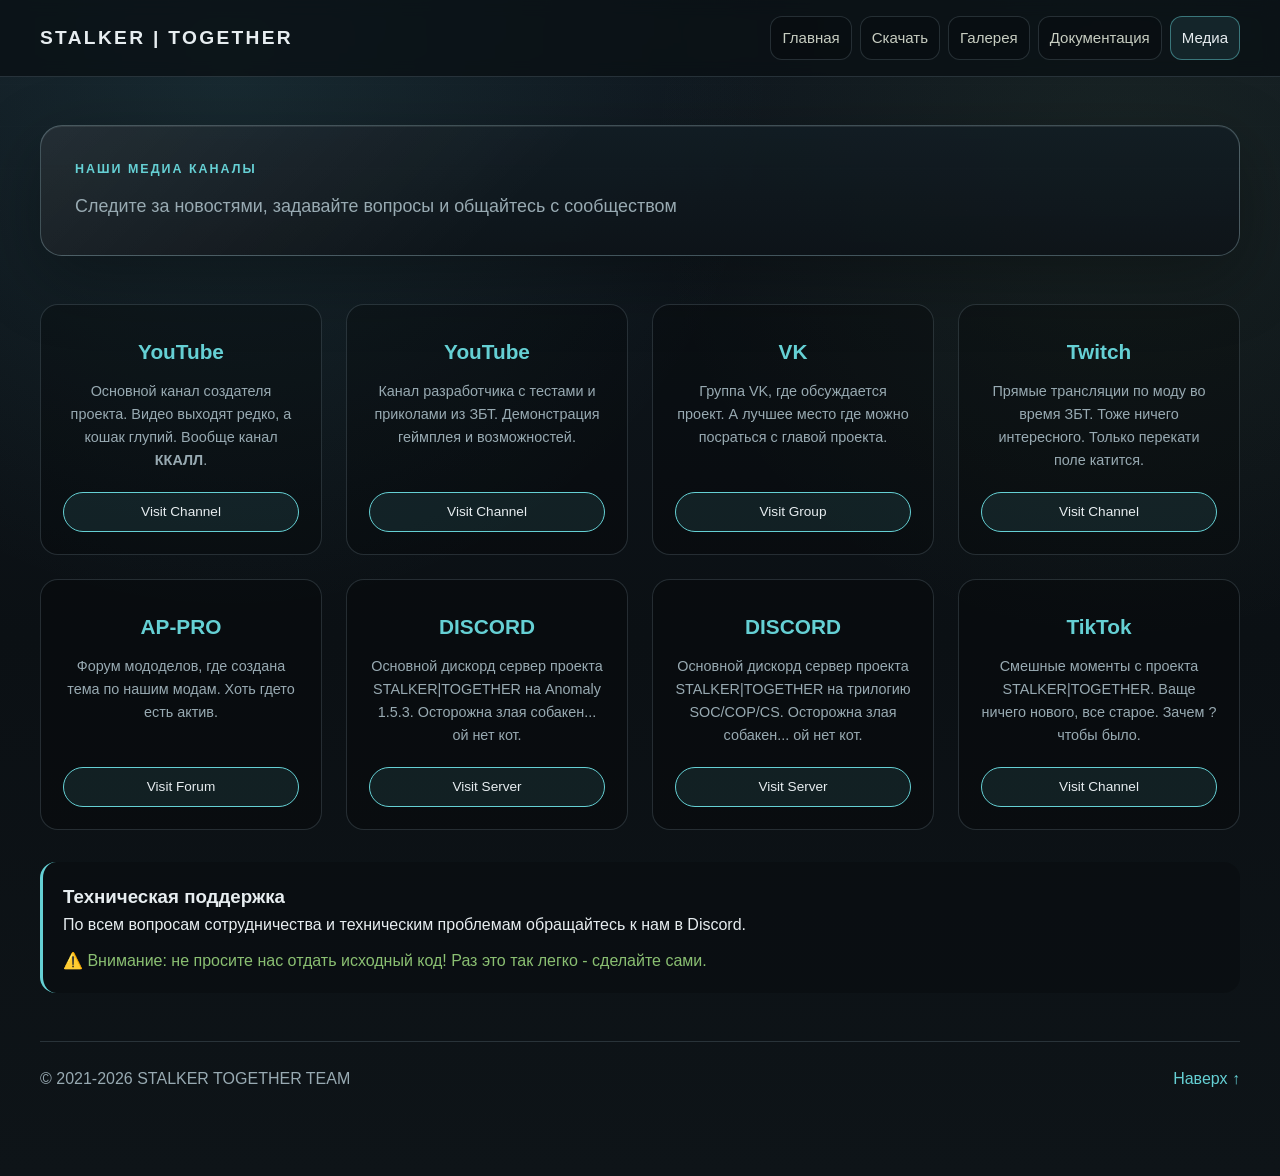
<file: media.html>
<!DOCTYPE html>
<html lang="ru">

<head>
  <meta charset="UTF-8">
  <meta name="viewport" content="width=device-width, initial-scale=1.0">
  <title>STOGETHER — Медиа</title>
  <link rel="stylesheet" href="assets/css/style.css">
</head>

<body>
  <div class="site-wrapper">
    <aside class="sidebar-nav">
      <div class="brand">
        <span>STALKER | TOGETHER</span>
      </div>
      <div class="nav-links">
        <a href="index.html">Главная</a>
        <a href="download.html">Скачать</a>
        <a href="demos.html">Галерея</a>
        <a href="devfaq.html">Документация</a>
        <a href="media.html" class="active">Медиа</a>
      </div>
    </aside>

    <main class="main-content">
      <div class="hero">
        <div class="eyebrow">Наши медиа каналы</div>
        <p class="lead">Следите за новостями, задавайте вопросы и общайтесь
          с сообществом</p>
      </div>

      <div class="contacts-container">
        <div class="contact-card">
          <div class="contact-icon"><i class="fab fa-youtube"></i></div>
          <div class="contact-icon-title">YouTube</div>
          <div class="social-description">Основной канал создателя проекта. Видео
            выходят редко, а кошак глупий. Вообще канал <strong>ККАЛЛ</strong>.
          </div>
          <div class="contact-links">
            <a href="https://www.youtube.com/@radmp" class="contact-link" target="_blank">Visit Channel</a>
          </div>
        </div>

        <div class="contact-card">
          <div class="contact-icon"><i class="fab fa-youtube"></i></div>
          <div class="contact-icon-title">YouTube</div>
          <div class="social-description">Канал разработчика с тестами и приколами
            из ЗБТ. Демонстрация геймплея и возможностей.</div>
          <div class="contact-links">
            <a href="https://www.youtube.com/@WaynPeller" class="contact-link" target="_blank">Visit Channel</a>
          </div>
        </div>

        <div class="contact-card">
          <div class="contact-icon"><i class="fab fa-vk"></i></div>
          <div class="contact-icon-title">VK</div>
          <div class="social-description">Группа VK, где обсуждается проект. А лучшее
            место где можно посраться с главой проекта.</div>
          <div class="contact-links">
            <a href="https://vk.com/stalker_together" class="contact-link" target="_blank">Visit Group</a>
          </div>
        </div>

        <div class="contact-card">
          <div class="contact-icon"><i class="fab fa-twitch"></i></div>
          <div class="contact-icon-title">Twitch</div>
          <div class="social-description">Прямые трансляции по моду во время ЗБТ.
            Тоже ничего интересного. Только перекати поле катится.</div>
          <div class="contact-links">
            <a href="https://www.twitch.tv/stalker_together" class="contact-link" target="_blank">Visit Channel</a>
          </div>
        </div>

        <div class="contact-card">
          <div class="contact-icon"><i class="fas fa-users"></i></div>
          <div class="contact-icon-title">AP-PRO</div>
          <div class="social-description">Форум мододелов, где создана тема по нашим
            модам. Хоть гдето есть актив.</div>
          <div class="contact-links">
            <a href="https://ap-pro.ru/forums/topic/12397-ten-chernobylya-kooperativ/" class="contact-link"
              target="_blank">Visit Forum</a>
          </div>
        </div>

        <div class="contact-card">
          <div class="contact-icon"><i class="fab fa-discord"></i></div>
          <div class="contact-icon-title">DISCORD</div>
          <div class="social-description">Основной дискорд сервер проекта STALKER|TOGETHER
            на Anomaly 1.5.3. Осторожна злая собакен... ой нет кот.</div>
          <div class="contact-links">
            <a href="http://discord.com/invite/5cwkncCttb" class="contact-link" target="_blank">Visit Server</a>
          </div>
        </div>
        <div class="contact-card">
          <div class="contact-icon"><i class="fab fa-discord"></i></div>
          <div class="contact-icon-title">DISCORD</div>
          <div class="social-description">Основной дискорд сервер проекта STALKER|TOGETHER
            на трилогию SOC/COP/CS. Осторожна злая собакен... ой нет кот.</div>
          <div class="contact-links">
            <a href="https://discord.gg/KSUxjKGa3G" class="contact-link" target="_blank">Visit Server</a>
          </div>
        </div>
        <div class="contact-card">
          <div class="contact-icon"><i class="fab fa-discord"></i></div>
          <div class="contact-icon-title">TikTok</div>
          <div class="social-description">Смешные моменты с проекта STALKER|TOGETHER. Ваще
            ничего нового, все старое. Зачем ? чтобы было.</div>
          <div class="contact-links">
            <a href="https://www.tiktok.com/@anomaly_together_2.0" class="contact-link" target="_blank">Visit
              Channel</a>
          </div>
        </div>
      </div>

      <div class="description_back_inline">
        <h3>Техническая поддержка</h3>
        <p>По всем вопросам сотрудничества и техническим проблемам
          обращайтесь к нам в Discord.</p>
        <p class="warning">⚠️ Внимание: не просите нас отдать исходный код!
          Раз это так легко - сделайте сами.</p>
      </div>

      <footer class="footer">
        <span>© 2021-2026 STALKER TOGETHER TEAM</span>
        <a href="#">Наверх ↑</a>
      </footer>
    </main>
  </div>
</body>

</html>
</file>
<file: assets/css/style.css>
:root {
  --bg: #0e1418;
  --panel: rgba(19, 27, 32, 0.82);
  --panel-soft: rgba(25, 36, 42, 0.76);
  --text: #e7edf0;
  --muted: #98aab2;
  --line: rgba(142, 166, 177, 0.22);
  --accent: #65d0d4;
  --accent-soft: rgba(101, 208, 212, 0.12);
  --olive: #8abf72;
  --warn: #8abf72;
  --shadow: 0 16px 42px rgba(0, 0, 0, 0.24);
  color-scheme: dark;
}

* {
  box-sizing: border-box;
  margin: 0;
  padding: 0;
}

html {
  scroll-behavior: smooth;
}

body {
  font-family: 'Segoe UI', Arial, Helvetica, sans-serif;
  color: var(--text);
  line-height: 1.6;
  background:
    radial-gradient(circle at 18% 6%, rgba(101, 208, 212, 0.10), transparent 34rem),
    radial-gradient(circle at 88% 14%, rgba(138, 191, 114, 0.08), transparent 30rem),
    linear-gradient(180deg, #101820 0%, #0b1014 54%, #0e1418 100%);
  min-height: 100vh;
}

body::before {
  content: "";
  position: fixed;
  inset: 0;
  pointer-events: none;
  background:
    linear-gradient(rgba(255, 255, 255, 0.018) 1px, transparent 1px),
    linear-gradient(90deg, rgba(255, 255, 255, 0.014) 1px, transparent 1px);
  background-size: 42px 42px;
  mask-image: linear-gradient(to bottom, rgba(0, 0, 0, 0.42), transparent 72%);
}

a {
  color: inherit;
  text-decoration: none;
}

code {
  font-family: Consolas, "Courier New", monospace;
  color: #c7f1f3;
  background: rgba(101, 208, 212, 0.055);
  border: 1px solid rgba(101, 208, 212, 0.16);
  border-radius: 6px;
  padding: 2px 5px;
  font-size: 0.9em;
}

pre {
  overflow-x: auto;
  margin: 12px 0 0;
  padding: 14px;
  background: #000;
  border: 1px solid rgba(101, 208, 212, 0.16);
  border-left: 3px solid rgba(101, 208, 212, 0.48);
  border-radius: 10px;
}

pre code {
  display: block;
  padding: 0;
  color: #edf2ec;
  background: transparent;
  border: 0;
  white-space: pre;
}

/* Layout */
.site-wrapper {
  display: flex;
  flex-direction: column;
}

/* Sidebar navigation (������) */
.sidebar-nav {
  position: sticky;
  top: 0;
  z-index: 20;
  width: 100%;
  display: flex;
  flex-direction: row;
  align-items: center;
  justify-content: space-between;
  flex-wrap: wrap;
  gap: 1rem;
  padding: 16px 40px;
  background: rgba(10, 16, 20, 0.78);
  border-bottom: 1px solid var(--line);
  backdrop-filter: blur(8px);
}

.brand {
  display: flex;
  align-items: baseline;
  gap: 8px;
  color: var(--text);
  font-weight: 800;
  letter-spacing: 0.12em;
  text-transform: uppercase;
  font-size: 1.2rem;
  margin-bottom: 0;
}

.brand small {
  font-size: 0.7rem;
  letter-spacing: 0;
  color: var(--muted);
}

.nav-links {
  display: flex;
  flex-wrap: wrap;
  gap: 8px;
  width: auto;
}

.nav-links a {
  color: #c7cdc1;
  border: 1px solid var(--line);
  border-radius: 12px;
  padding: 9px 11px;
  font-size: 0.94rem;
  background: rgba(0, 0, 0, 0.2);
  transition: all 0.2s ease;
}

.nav-links a:hover,
.nav-links a.active {
  color: var(--text);
  border-color: rgba(101, 208, 212, 0.48);
  background: rgba(101, 208, 212, 0.10);
}

/* Main content */
.main-content {
  flex: 1;
  margin: 0 auto;
  padding: 48px 40px 60px;
  width: 100%;
}

/* Hero section */
.hero {
  margin-bottom: 48px;
  padding: 34px;
  background:
    linear-gradient(135deg, rgba(255, 255, 255, 0.075), transparent 42%),
    linear-gradient(180deg, rgba(18, 29, 36, 0.84), rgba(13, 19, 24, 0.86));
  border: 1px solid rgba(160, 192, 202, 0.34);
  border-radius: 22px;
  box-shadow: 0 22px 70px rgba(0, 0, 0, 0.30), inset 0 1px 0 rgba(255, 255, 255, 0.08);
}

.eyebrow {
  color: var(--accent);
  font-size: 0.78rem;
  font-weight: 800;
  letter-spacing: 0.16em;
  text-transform: uppercase;
  margin-bottom: 12px;
}

h1 {
  font-size: clamp(2.5rem, 5vw, 4.2rem);
  letter-spacing: -0.03em;
  margin-bottom: 16px;
  line-height: 1.1;
}

h2 {
  color: #e7e9e0;
  font-size: clamp(1.55rem, 3vw, 2rem);
  margin-bottom: 16px;
}

.lead {
  color: var(--muted);
  font-size: 1.12rem;
  max-width: 920px;
}

.hero-tools {
  display: flex;
  gap: 14px;
  align-items: center;
  margin-top: 24px;
  width: 100%;
}

.search span {
  display: row;
  margin-bottom: 7px;
  color: var(--muted);
  font-size: 0.86rem;
}

.search input {
  width: 100%;
  padding: 12px 16px;
  background: var(--panel);
  border: 1px solid var(--line);
  border-radius: 12px;
  color: var(--text);
  outline: none;
}

.search input:focus {
  border-color: var(--accent);
  box-shadow: 0 0 0 3px rgba(101, 208, 212, 0.09);
}

.counter {
  color: #bff5f7;
  background: rgba(101, 208, 212, 0.09);
  border: 1px solid rgba(101, 208, 212, 0.26);
  border-radius: 12px;
  padding: 10px 18px;
  margin-top: 24px;
  white-space: nowrap;
  text-align: center;
}

/* API Sections */
.section {
  margin: 0 0 34px;
  padding: 26px;
  background: linear-gradient(180deg, rgba(255, 255, 255, 0.04), transparent), var(--panel);
  border: 1px solid var(--line);
  border-left: 2px solid rgba(101, 208, 212, 0.50);
  border-radius: 18px;
  box-shadow: var(--shadow);
}

.section-head {
  display: flex;
  justify-content: space-between;
  align-items: flex-end;
  flex-wrap: wrap;
  gap: 16px;
  margin-bottom: 18px;
}

.section-head p {
  margin: 10px 0 0;
  color: var(--muted);
}

.badge {
  color: #bff5f7;
  background: var(--accent-soft);
  border: 1px solid rgba(101, 208, 212, 0.20);
  border-radius: 999px;
  padding: 7px 11px;
  font-size: 0.8rem;
  white-space: nowrap;
}

.methods {
  display: grid;
  grid-template-columns: repeat(2, 1fr);
  gap: 14px;
}

.method {
  background: rgba(0, 0, 0, 0.18);
  border: 1px solid var(--line);
  border-radius: 14px;
  padding: 16px;
  transition: border-color 0.2s;
}

.method:hover {
  border-color: rgba(101, 208, 212, 0.30);
}

.method-header {
  display: flex;
  justify-content: space-between;
  align-items: flex-start;
  gap: 10px;
  margin-bottom: 10px;
  flex-wrap: wrap;
}

.method-header h3 {
  font-size: 1rem;
  margin: 0;
}

.method-source {
  color: #bff5f7;
  font-size: 0.7rem;
  background: rgba(0, 0, 0, 0.3);
  padding: 2px 8px;
  border-radius: 8px;
  white-space: nowrap;
}

.method p {
  margin: 0;
  color: #c7d1c7;
  font-size: 0.9rem;
}

details {
  margin-top: 12px;
  padding-top: 10px;
  border-top: 1px solid var(--line);
}

summary {
  cursor: pointer;
  color: var(--olive);
  font-weight: 700;
  font-size: 0.85rem;
}

summary:hover {
  color: #b9e69f;
}

.hidden {
  display: none;
}

/* News list */
.news-list {
  display: grid;
  gap: 24px;
}

.news-item {
  border-bottom: 1px solid var(--line);
  padding-bottom: 20px;
}

.news-item:last-child {
  border-bottom: none;
}

.news-item h3 {
  color: var(--accent);
  margin-bottom: 10px;
}

.news-item p {
  color: var(--muted);
}

.news-date {
  font-size: 0.8rem;
  color: #6a7a6a;
  margin-top: 8px;
}

/* Credits grid */
.credits-grid {
  display: grid;
  grid-template-columns: repeat(auto-fill, minmax(200px, 1fr));
  gap: 12px;
  margin-top: 16px;
}

.credit-item {
  background: rgba(0, 0, 0, 0.2);
  border-radius: 12px;
  padding: 10px 14px;
  border: 1px solid var(--line);
}

.credit-item strong {
  color: var(--accent);
}

/* Download page */
.games-grid {
  display: grid;
  grid-template-columns: repeat(auto-fill, minmax(300px, 1fr));
  gap: 12px;
}

.game-card {
  background: rgba(0, 0, 0, 0.25);
  border-radius: 16px;
  padding: 20px;
  display: grid;
  border: 1px solid var(--line);
  transition: transform 0.2s, border-color 0.2s;
  align-content: center;
}

.game-card:hover {
  border-color: rgba(134, 185, 87, 0.34);
  transform: translateY(-2px);
}

.game-card img {
  width: 100%;
  height: 100%;
  object-fit: stretch;
  border-radius: 12px;
  margin-bottom: 14px;
  background: var(--panel);
}

.game-card a {
  flex-wrap: wrap;
  text-align: center;
  justify-content: center;
  gap: 8px;
}

.game-card h3 {
  color: var(--accent);
  margin-bottom: 8px;
}

.features {
  margin: 12px 0;
  font-size: 0.85rem;
  background: rgba(0, 0, 0, 0.2);
  padding: 10px;
  border-radius: 12px;
}

.download-btn {
  display: inline-block;
  margin: 6px 6px 0 0;
  padding: 8px 14px;
  background: rgba(101, 208, 212, 0.10);
  border: 1px solid var(--accent);
  border-radius: 24px;
  font-size: 0.85rem;
  transition: all 0.2s;
}

.download-btn:hover {
  background: var(--accent);
  color: #0f1a0a;
}

.two-columns {
  display: grid;
  grid-template-columns: 1fr 1fr;
  gap: 28px;
  margin-top: 32px;
}

.two-columns h3 {
  margin-bottom: 12px;
  color: var(--accent);
}

.two-columns p {
  margin-bottom: 8px;
}

/* Videos page */
.video-grid {
  display: grid;
  grid-template-columns: repeat(auto-fill, minmax(340px, 1fr));
  gap: 28px;
  margin-top: 24px;
}

.video-card {
  background: linear-gradient(180deg, rgba(255, 255, 255, 0.025), transparent), var(--panel);
  border: 1px solid var(--line);
  border-radius: 18px;
  overflow: hidden;
  transition: transform 0.2s, border-color 0.2s;
}

.video-card:hover {
  border-color: rgba(134, 185, 87, 0.3);
  transform: translateY(-2px);
}

.video-card iframe {
  width: 100%;
  aspect-ratio: 16 / 9;
  border: none;
}

.video-info {
  padding: 16px;
}

.video-title {
  color: var(--accent);
  margin-bottom: 6px;
  font-weight: 600;
}

.video-desc {
  color: var(--muted);
  font-size: 0.85rem;
}

/* Media page */
.contacts-container {
  display: grid;
  grid-template-columns: repeat(auto-fill, minmax(280px, 1fr));
  gap: 24px;
  margin-bottom: 32px;
  align-items: stretch;
}

.contact-card {
  background: rgba(0, 0, 0, 0.25);
  border: 1px solid var(--line);
  border-radius: 18px;
  padding: 22px;
  transition: border-color 0.2s;
  display: flex;
  flex-direction: column;
  height: 100%;
  text-align: center;
}

.contact-card:hover {
  border-color: rgba(134, 185, 87, 0.34);
}

.contact-icon {
  font-size: 2rem;
  margin-bottom: 8px;
  color: var(--accent);
}

.contact-icon-title {
  font-size: 1.3rem;
  font-weight: bold;
  color: var(--accent);
  margin-bottom: 12px;
}

.social-description {
  color: var(--muted);
  margin-bottom: 20px;
  font-size: 0.9rem;
  flex: 1;
}

.contact-links {
  display: flex;
  flex-wrap: wrap;
  gap: 10px;
  margin-top: auto;
  justify-content: center;
}

.contact-link {
  display: inline-block;
  padding: 8px 16px;
  background: rgba(101, 208, 212, 0.10);
  border: 1px solid var(--accent);
  border-radius: 24px;
  font-size: 0.85rem;
  transition: all 0.2s;
  text-align: center;
  width: 100%;
}

.contact-link:hover {
  background: var(--accent);
  color: #0f1a0a;
}

.description_back_inline {
  background: rgba(0, 0, 0, 0.2);
  border-radius: 16px;
  padding: 20px;
  border-left: 3px solid var(--accent);
  margin-top: 20px;
}

.warning {
  color: var(--warn);
  margin-top: 10px;
}

/* Footer */
.footer {
  margin-top: 48px;
  padding: 24px 0;
  border-top: 1px solid var(--line);
  color: var(--muted);
  display: flex;
  justify-content: space-between;
  align-items: center;
  flex-wrap: wrap;
  gap: 16px;
}

.footer a {
  color: var(--accent);
}

.footer a:hover {
  text-decoration: underline;
}

/* Hero button */
.hero-button {
  display: inline-block;
  margin-top: 28px;
  margin-right: 16px;
  padding: 14px 32px;
  background: var(--accent);
  color: #0f1a0a;
  font-weight: bold;
  font-size: 1.1rem;
  border-radius: 40px;
  transition: all 0.2s;
  border: none;
  cursor: pointer;
}

.hero-button:hover {
  background: #78d9dc;
  transform: translateY(-2px);
  box-shadow: 0 8px 20px rgba(101, 208, 212, 0.24);
}

.hero-button-outline {
  background: transparent;
  border: 2px solid var(--accent);
  color: var(--accent);
}

.hero-button-outline:hover {
  background: var(--accent);
  color: #0f1a0a;
}

/* Responsive */
@media (max-width: 1024px) {
  .sidebar-nav {
    flex-direction: column;
    align-items: stretch;
    padding: 16px 24px;
  }

  .brand {
    justify-content: center;
  }

  .nav-links {
    justify-content: center;
  }

  .main-content {
    padding: 32px 24px;
  }

  .search input {
    width: 100%;
  }

  .hero-tools {
    grid-template-columns: 1fr;
  }

  .docs-page .doc-nav {
    padding-top: 2px;
  }

  .counter {
    text-align: center;
  }

  .two-columns {
    grid-template-columns: 1fr;
    gap: 24px;
  }
}

@media (max-width: 880px) {
  .methods {
    grid-template-columns: 1fr;
  }
}

@media (max-width: 640px) {
  .main-content {
    padding: 24px 16px;
  }

  .section {
    padding: 18px;
  }

  .method-header {
    flex-direction: column;
  }

  .method-source {
    white-space: normal;
  }

  .footer {
    flex-direction: column;
    text-align: center;
  }

  .games-grid,
  .video-grid,
  .contacts-container {
    grid-template-columns: 1fr;
  }
}

/* Developer documentation: modern dark Zone-inspired interface */
.docs-page {
  --docs-bg: #0e1418;
  --docs-panel: rgba(19, 27, 32, 0.78);
  --docs-panel-solid: #131b20;
  --docs-panel-soft: rgba(25, 36, 42, 0.76);
  --docs-line: rgba(142, 166, 177, 0.22);
  --docs-line-strong: rgba(160, 192, 202, 0.36);
  --docs-text: #e7edf0;
  --docs-muted: #98aab2;
  --docs-accent: #65d0d4;
  --docs-accent-soft: rgba(101, 208, 212, 0.12);
  --docs-green: #8abf72;
  --docs-amber: #d7a15f;
  background:
    radial-gradient(circle at 18% 6%, rgba(101, 208, 212, 0.10), transparent 34rem),
    radial-gradient(circle at 88% 14%, rgba(138, 191, 114, 0.08), transparent 30rem),
    linear-gradient(180deg, #101820 0%, #0b1014 54%, #0e1418 100%);
  color: var(--docs-text);
}

.docs-page::before {
  content: "";
  position: fixed;
  inset: 0;
  pointer-events: none;
  background:
    linear-gradient(rgba(255, 255, 255, 0.018) 1px, transparent 1px),
    linear-gradient(90deg, rgba(255, 255, 255, 0.014) 1px, transparent 1px);
  background-size: 42px 42px;
  mask-image: linear-gradient(to bottom, rgba(0, 0, 0, 0.45), transparent 72%);
}

.docs-page .sidebar-nav {
  background: rgba(10, 16, 20, 0.72);
  border-bottom: 1px solid var(--docs-line);
  box-shadow: 0 12px 40px rgba(0, 0, 0, 0.26);
}

.docs-page .brand {
  color: var(--docs-text);
  text-shadow: 0 0 22px rgba(101, 208, 212, 0.18);
}

.docs-page .nav-links a {
  border-color: var(--docs-line);
  color: #c6d3d8;
  background: rgba(255, 255, 255, 0.025);
}

.docs-page .nav-links a:hover,
.docs-page .nav-links a.active {
  color: var(--docs-text);
  border-color: rgba(101, 208, 212, 0.48);
  background: rgba(101, 208, 212, 0.10);
}

.docs-page .main-content {
  padding-top: 36px;
}

.docs-page .hero {
  position: relative;
  overflow: hidden;
  margin-bottom: 30px;
  padding: clamp(24px, 4vw, 44px);
  background:
    linear-gradient(135deg, rgba(255, 255, 255, 0.075), transparent 42%),
    linear-gradient(180deg, rgba(18, 29, 36, 0.84), rgba(13, 19, 24, 0.86));
  border: 1px solid var(--docs-line-strong);
  border-radius: 22px;
  box-shadow: 0 22px 70px rgba(0, 0, 0, 0.34), inset 0 1px 0 rgba(255, 255, 255, 0.08);
}

.docs-page .hero::after {
  content: "";
  position: absolute;
  right: -8%;
  top: -30%;
  width: 520px;
  height: 520px;
  border-radius: 50%;
  background: radial-gradient(circle, rgba(101, 208, 212, 0.14), transparent 68%);
}

.docs-page .eyebrow {
  color: var(--docs-accent);
  letter-spacing: 0.22em;
}

.docs-page h1 {
  max-width: 920px;
  color: var(--docs-text);
  font-size: clamp(2.45rem, 4.7vw, 5rem);
}

.docs-page .lead {
  max-width: 920px;
  color: var(--docs-muted);
}

.docs-page .hero-tools {
  position: relative;
  z-index: 1;
  grid-template-columns: minmax(280px, 560px) max-content;
  align-items: center;
  margin-top: 28px;
}

.docs-page .search input {
  min-height: 48px;
  background: rgba(7, 12, 15, 0.74);
  border-color: var(--docs-line);
  color: var(--docs-text);
}

.docs-page .search input::placeholder {
  color: #74858c;
}

.docs-page .search input:focus {
  border-color: rgba(101, 208, 212, 0.72);
  box-shadow: 0 0 0 4px rgba(101, 208, 212, 0.09);
}

.docs-page .counter {
  color: #bff5f7;
  background: rgba(101, 208, 212, 0.09);
  border-color: rgba(101, 208, 212, 0.26);
}

.docs-page .doc-nav {
  display: flex;
  flex-wrap: wrap;
  gap: 8px;
  padding-top: 8px;
}

.docs-page .doc-nav a {
  color: #b9c8ce;
  background: rgba(255, 255, 255, 0.03);
  border: 1px solid var(--docs-line);
  border-radius: 999px;
  padding: 8px 12px;
  font-size: 0.9rem;
}

.docs-page .doc-nav a:hover,
.docs-page .doc-nav a.active {
  color: var(--docs-text);
  border-color: rgba(101, 208, 212, 0.56);
  background: rgba(101, 208, 212, 0.10);
}

.docs-page .section {
  background: linear-gradient(180deg, rgba(255, 255, 255, 0.04), transparent), var(--docs-panel);
  border: 1px solid var(--docs-line);
  border-left: 2px solid rgba(101, 208, 212, 0.50);
  box-shadow: 0 18px 52px rgba(0, 0, 0, 0.25), inset 0 1px 0 rgba(255, 255, 255, 0.05);
  backdrop-filter: blur(14px);
}

.docs-page .section-head p,
.docs-page .method p {
  color: var(--docs-muted);
}

.docs-page .badge,
.docs-page .method-source {
  color: #bff5f7;
  background: rgba(101, 208, 212, 0.08);
  border: 1px solid rgba(101, 208, 212, 0.20);
}

.docs-page .method {
  background: rgba(7, 12, 15, 0.48);
  border-color: var(--docs-line);
  box-shadow: inset 0 1px 0 rgba(255, 255, 255, 0.035);
}

.docs-page .method:hover {
  border-color: rgba(101, 208, 212, 0.30);
}

.docs-page code {
  color: #c7f1f3;
  background: rgba(101, 208, 212, 0.055);
  border-color: rgba(101, 208, 212, 0.16);
}

.docs-page details {
  border-top-color: var(--docs-line);
}

.docs-page summary {
  color: var(--docs-green);
}

.docs-page summary:hover {
  color: #b9e69f;
}

.docs-page pre {
  background: #000;
  border-color: rgba(101, 208, 212, 0.14);
  border-left-color: rgba(101, 208, 212, 0.48);
}

.docs-page pre code {
  color: #dbe8eb;
  background: transparent;
  border: 0;
}

.docs-page .footer {
  border-top-color: var(--docs-line);
}

@media (max-width: 1024px) {
  .docs-page .hero-tools {
    grid-template-columns: 1fr;
  }
}

@media (max-width: 640px) {
  .docs-page .hero {
    padding: 22px;
  }
}
</file>
